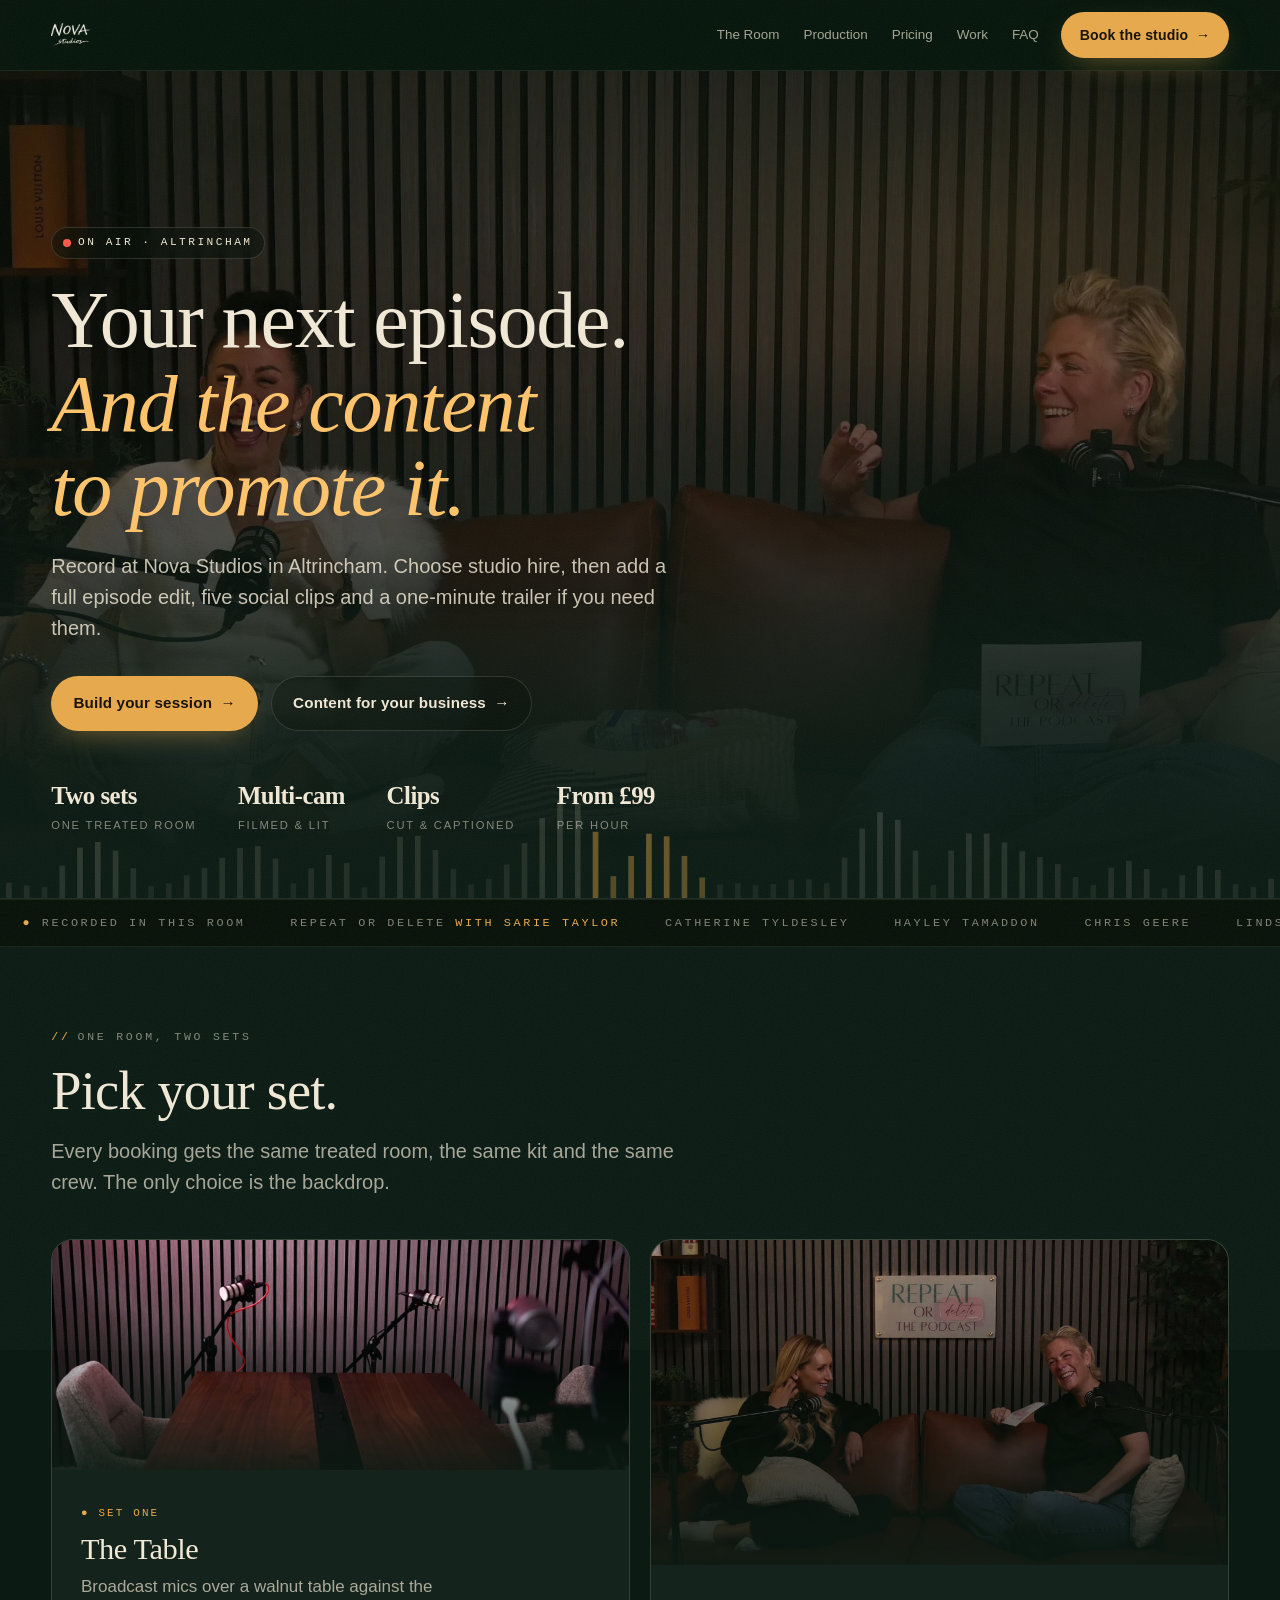
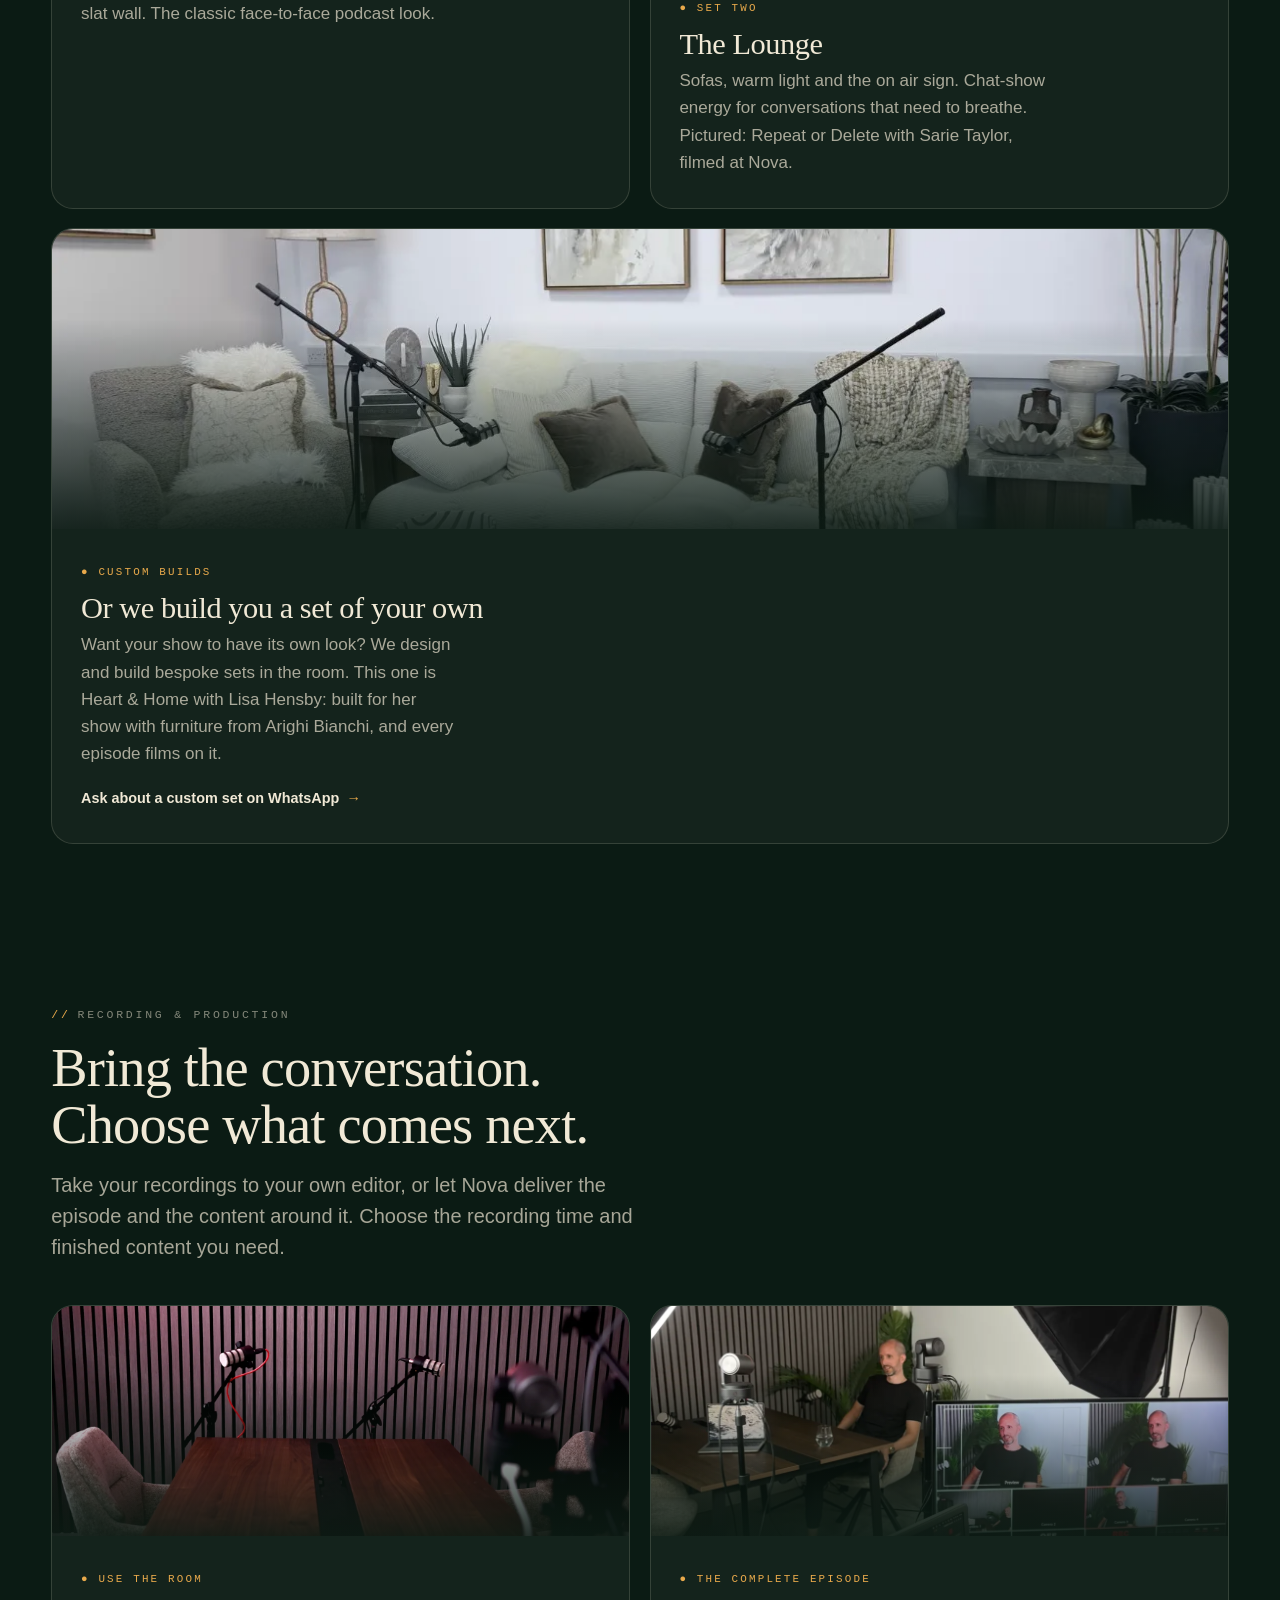
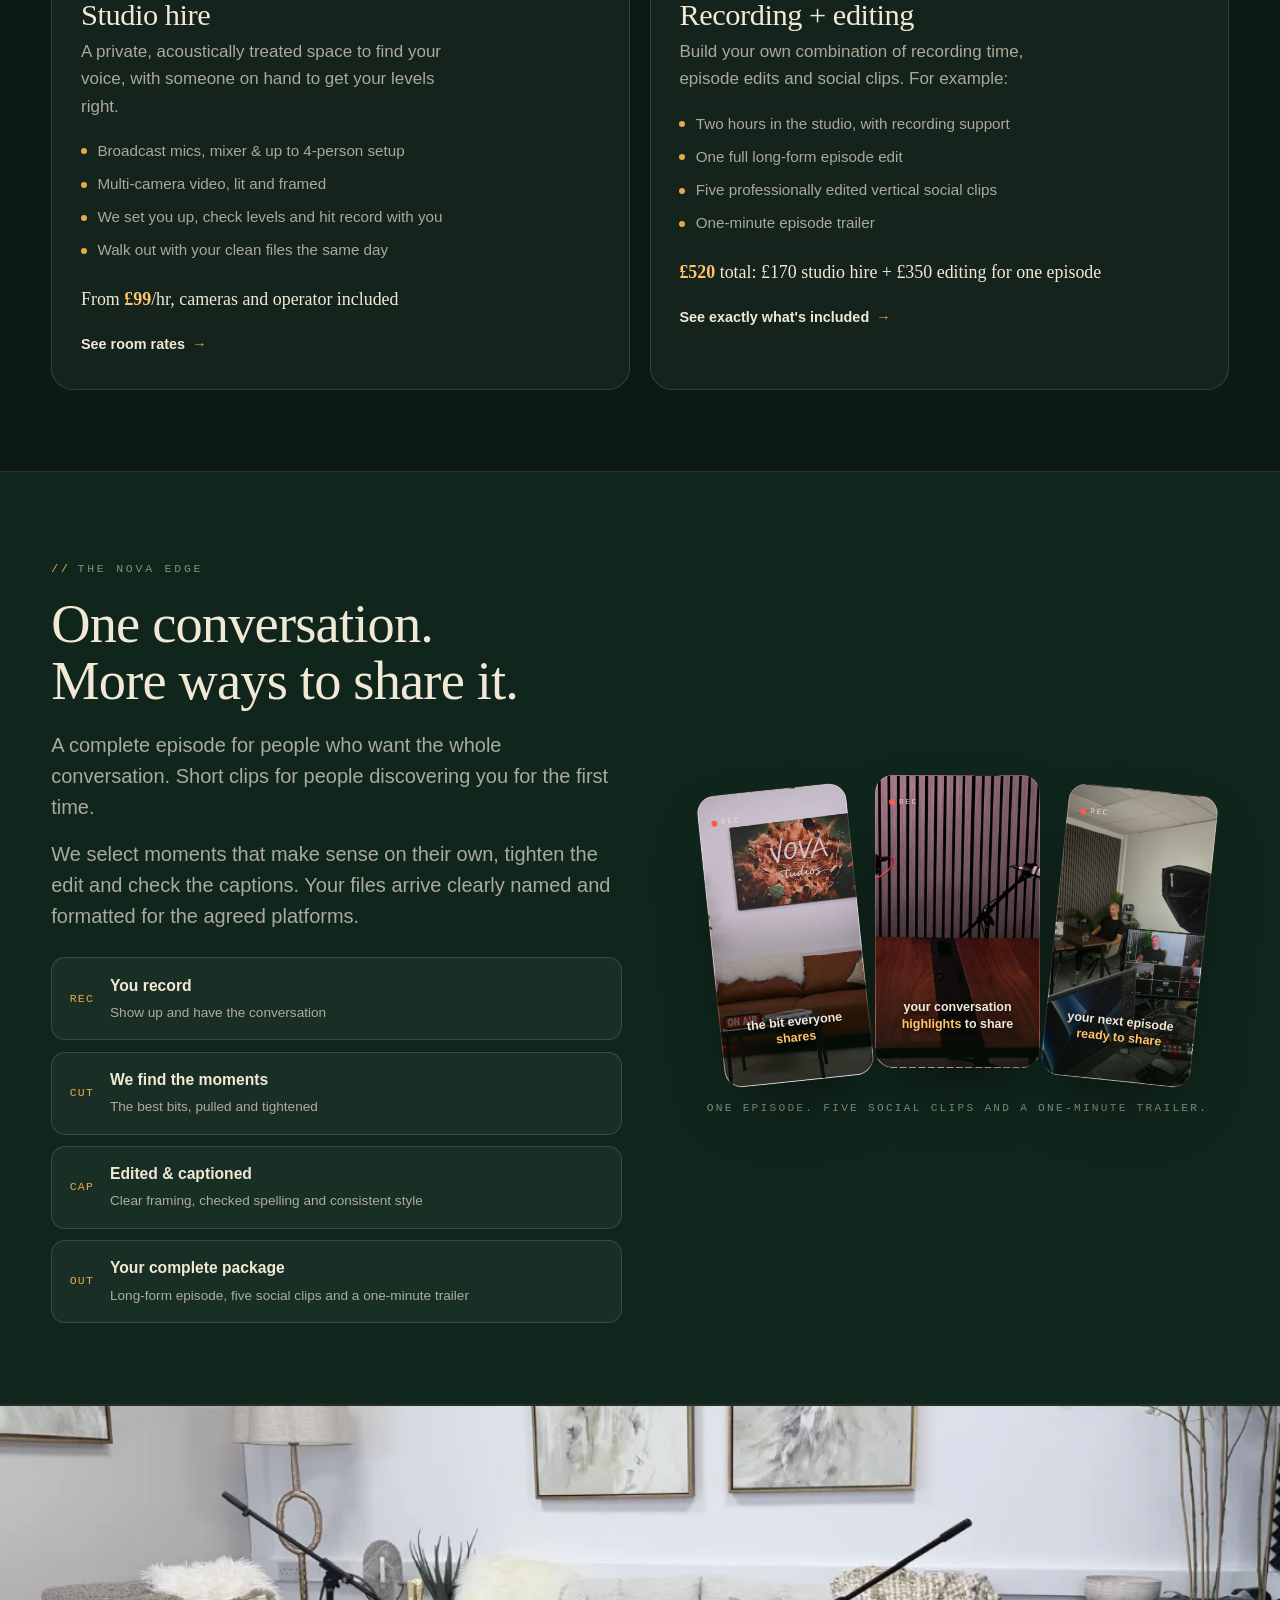
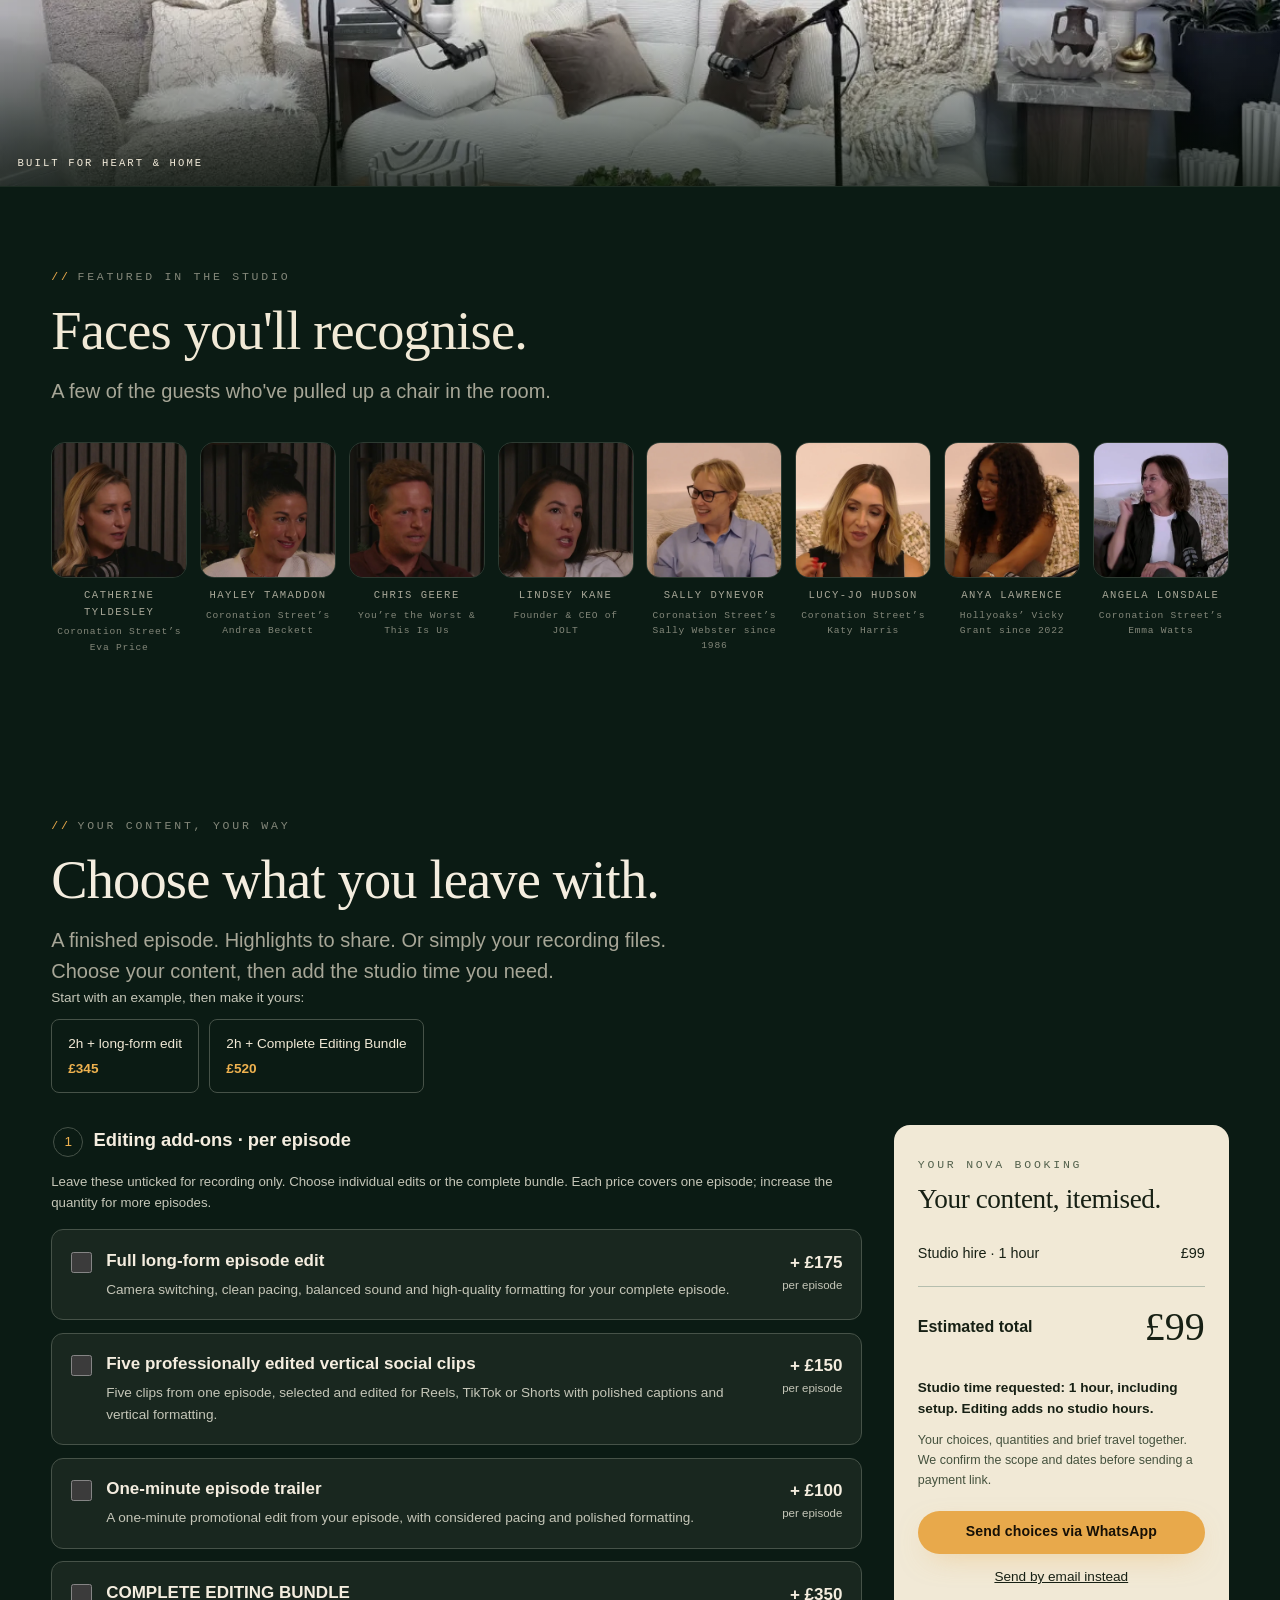
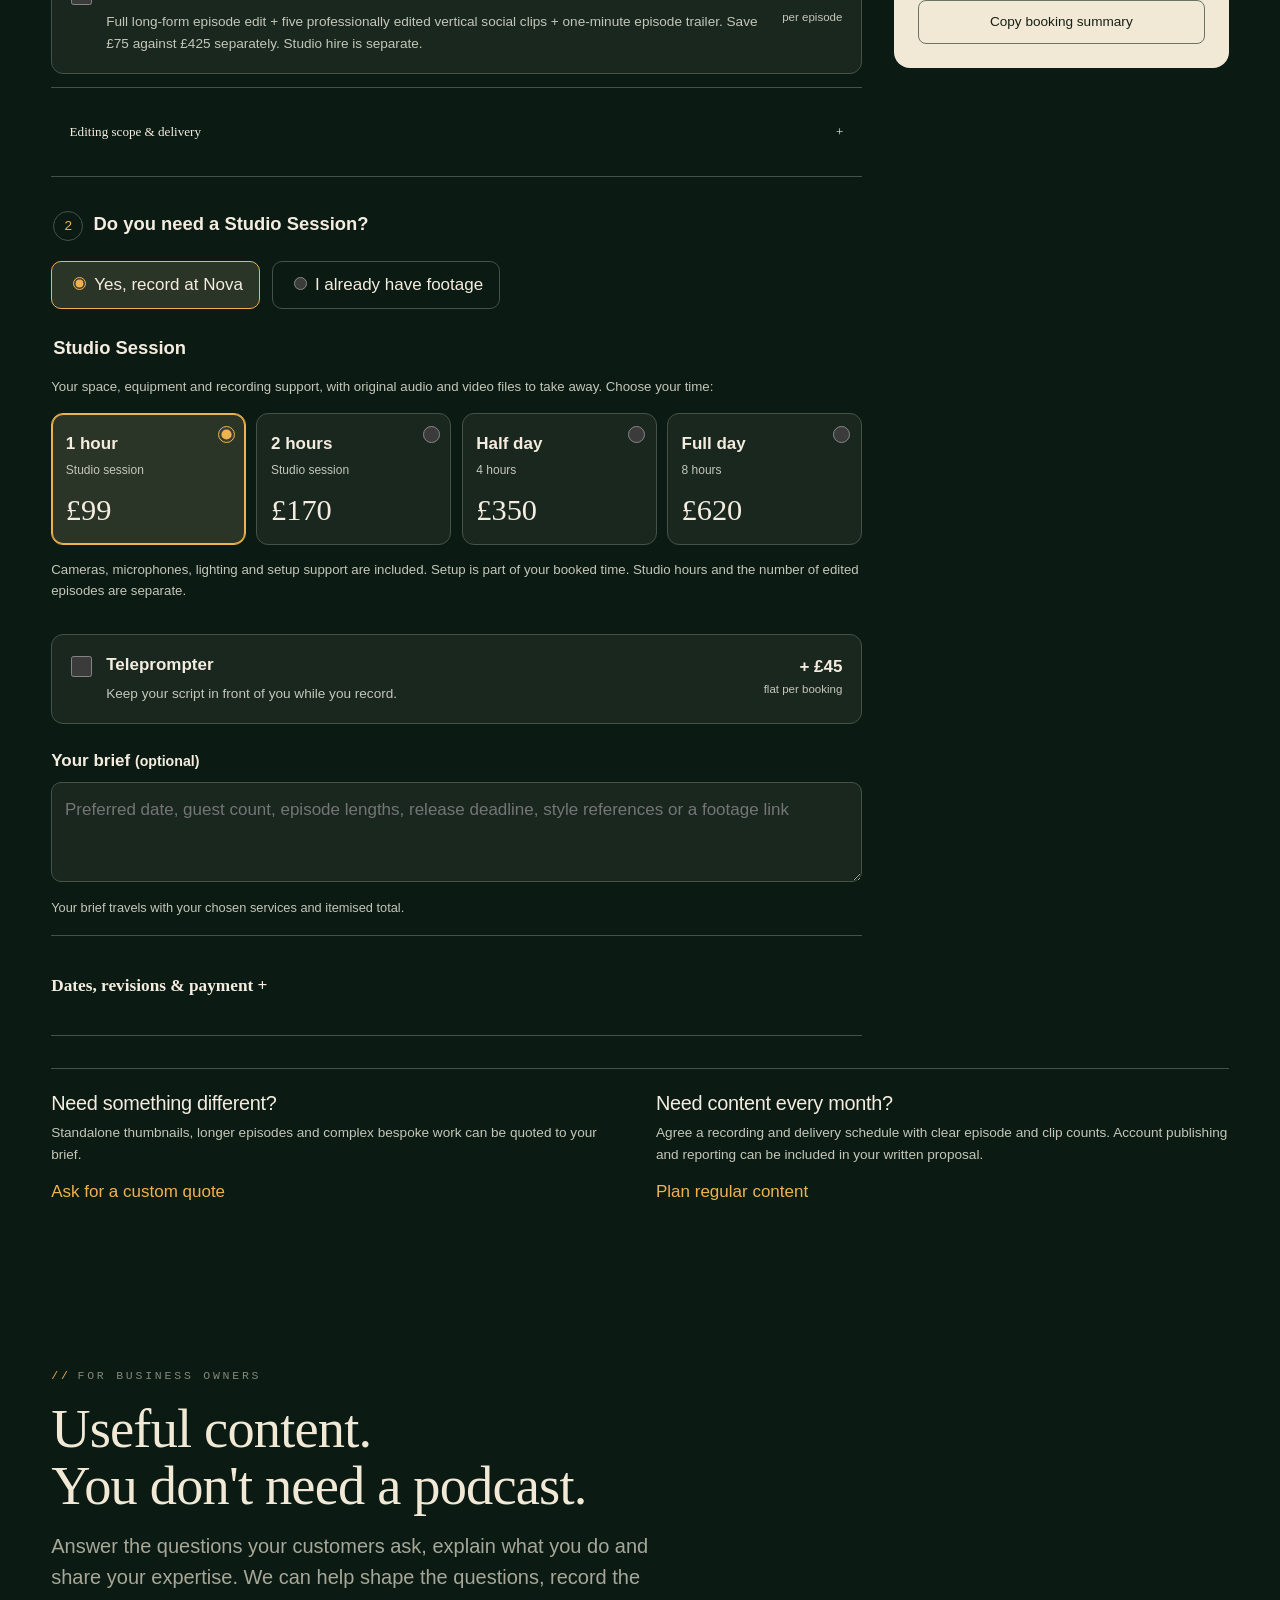
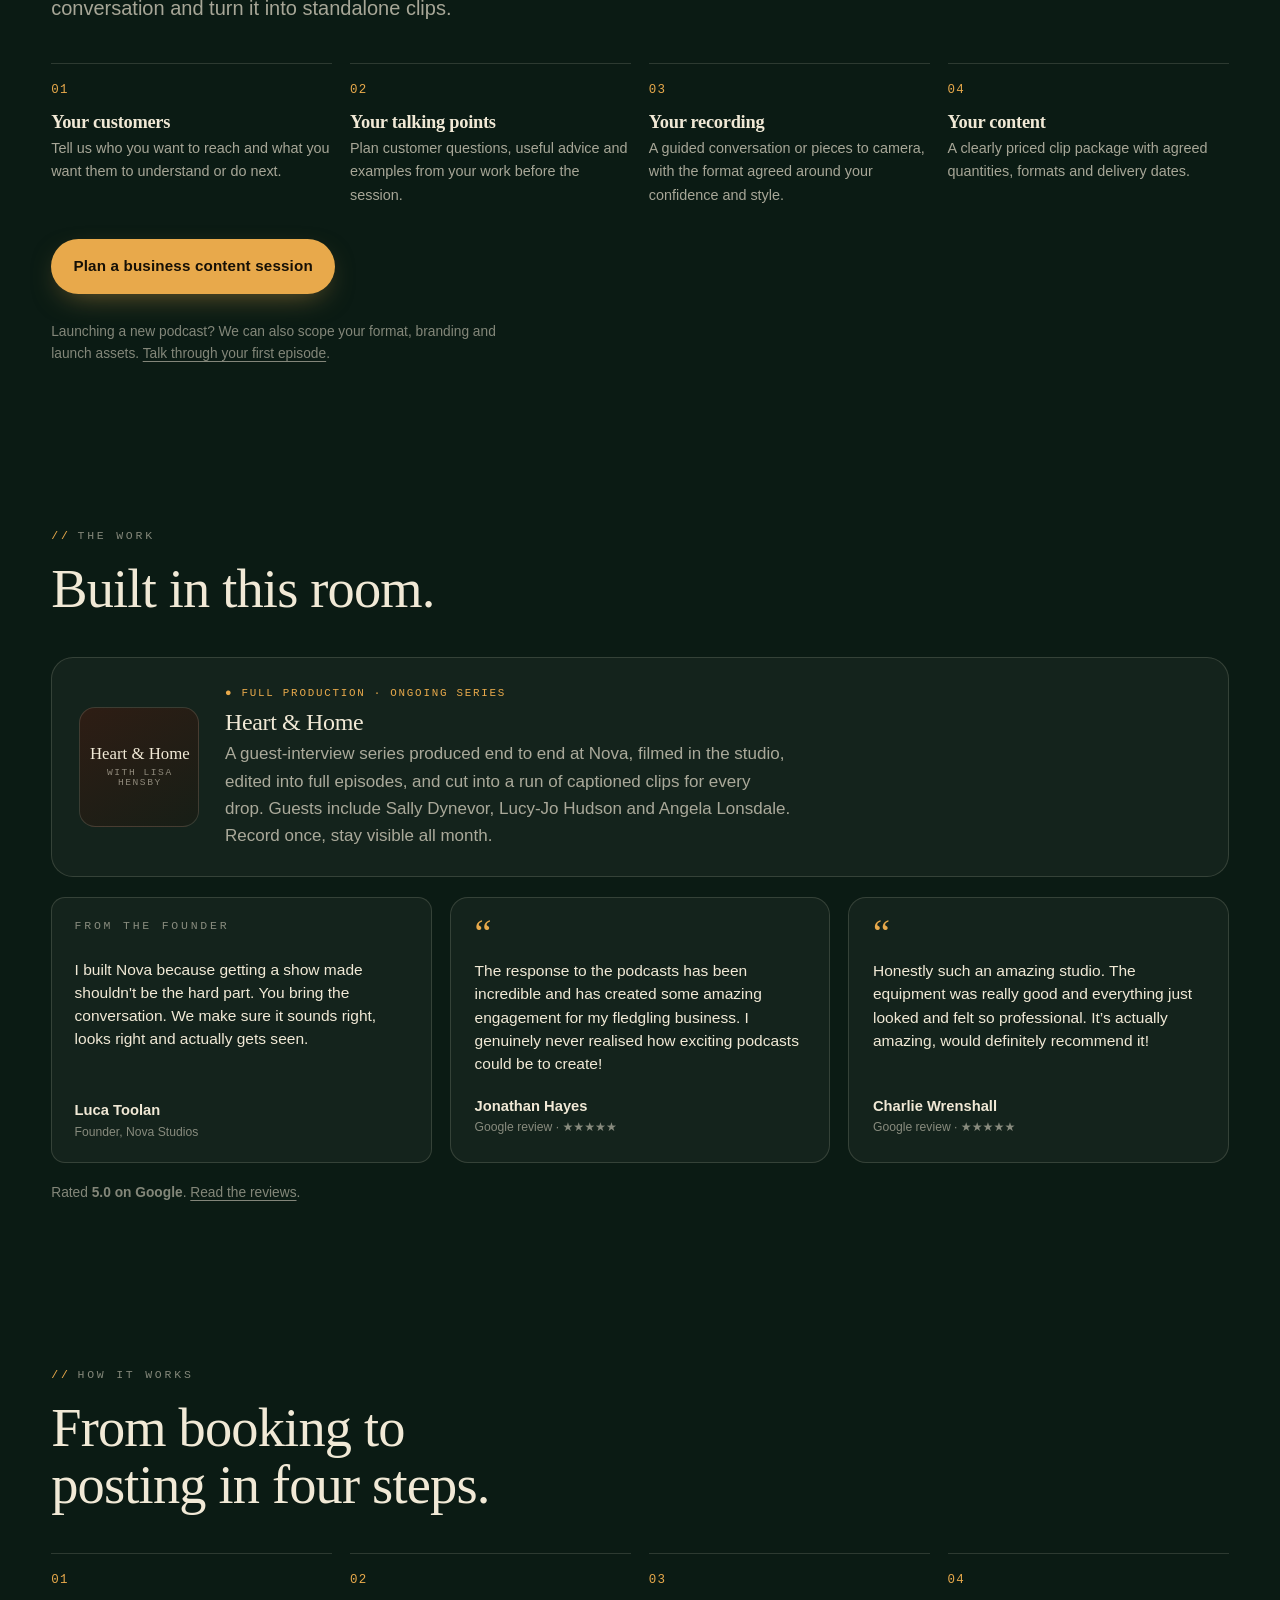
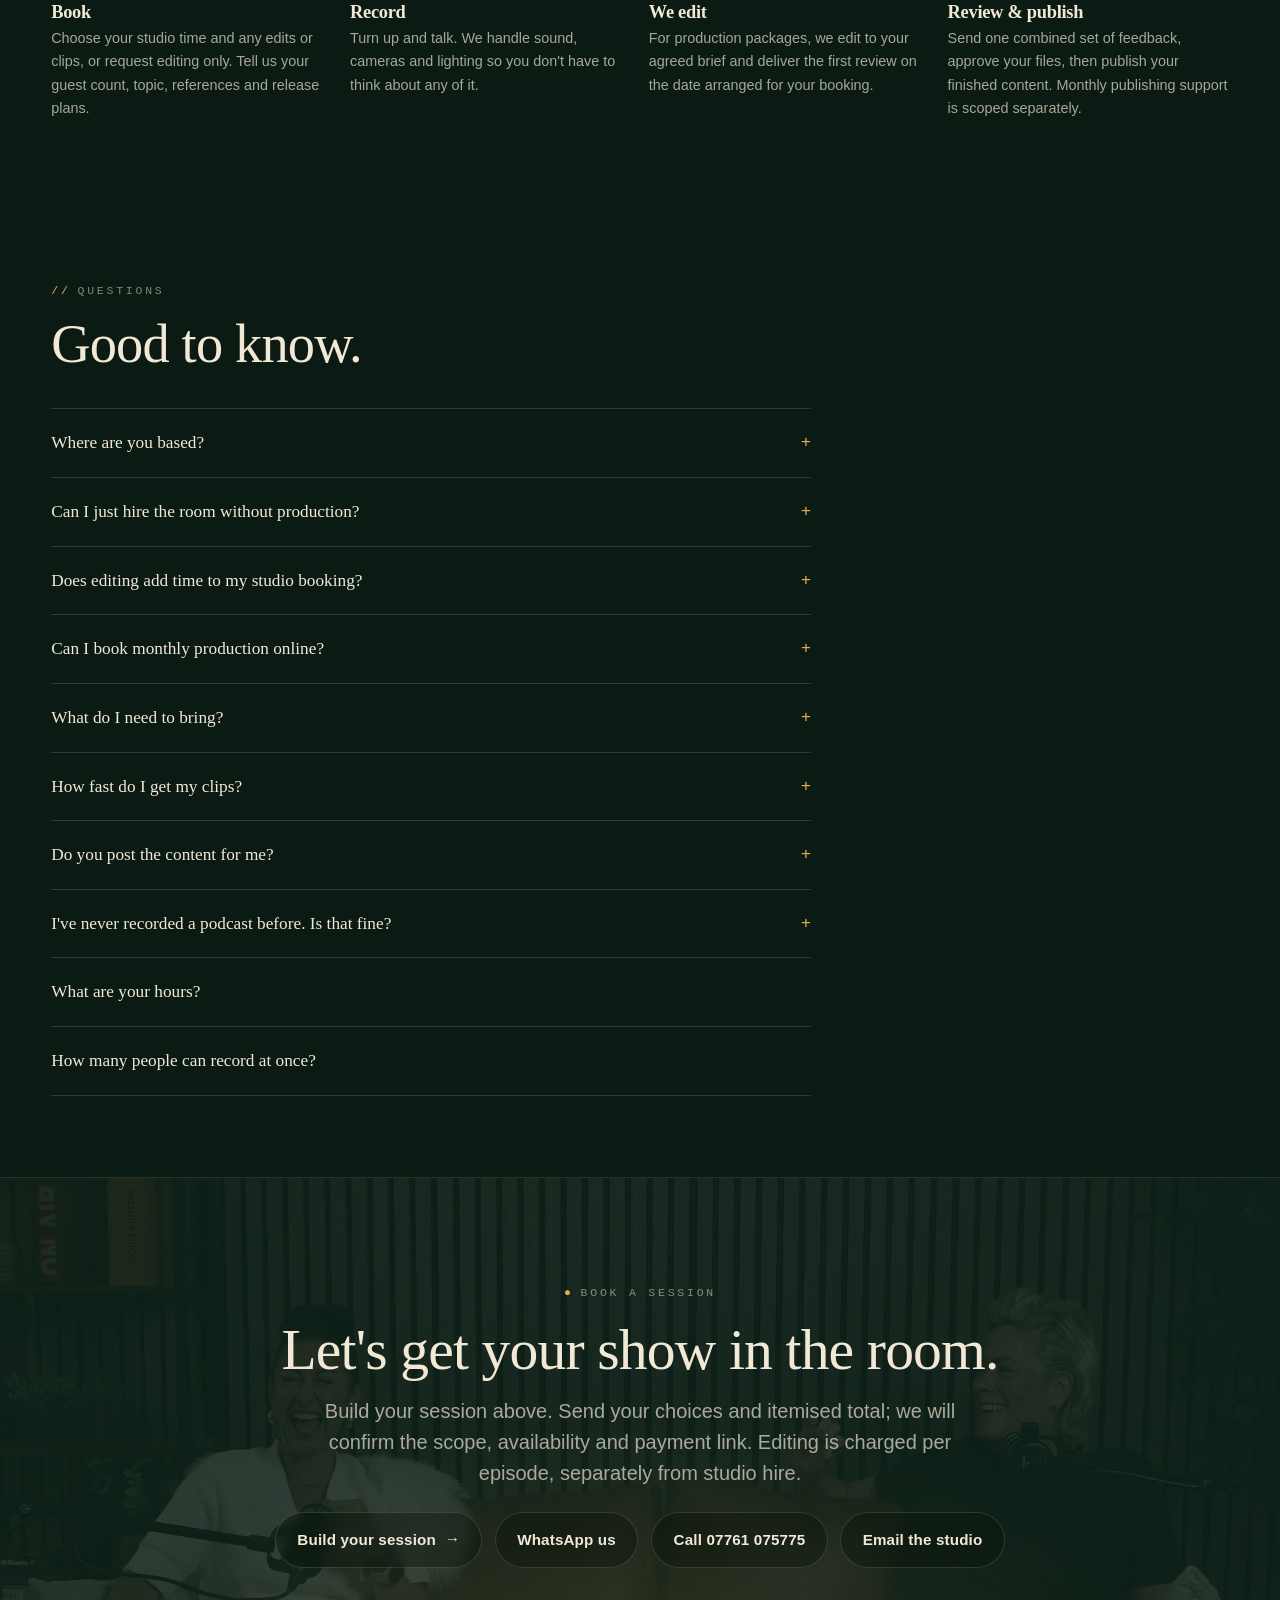
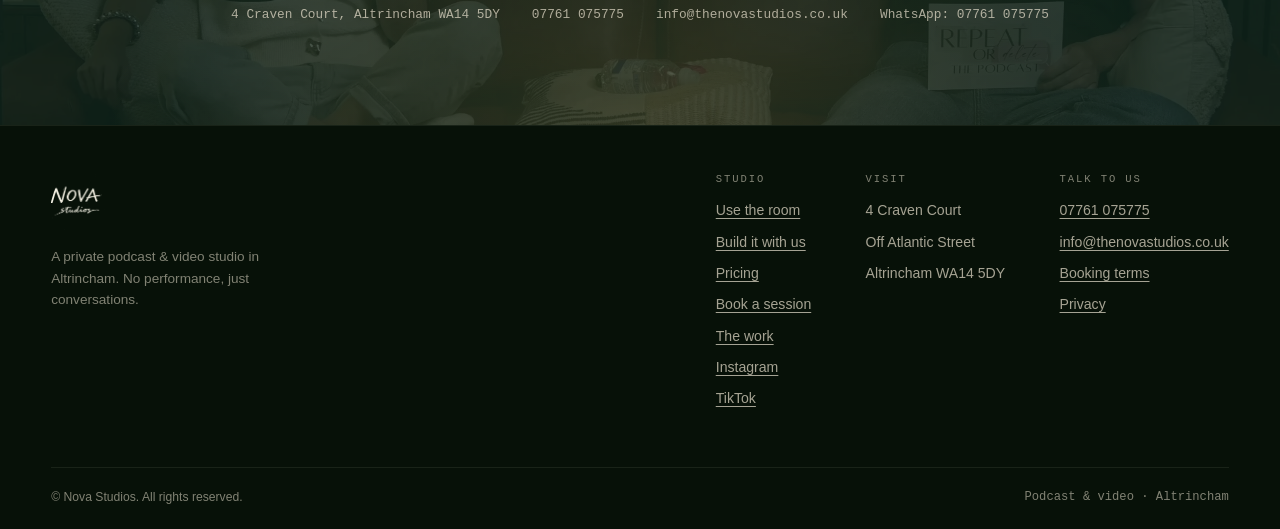
<file: index.html>
<!doctype html>
<html lang="en-GB">
<head>
<meta charset="utf-8"/>
<meta name="viewport" content="width=device-width, initial-scale=1"/>
<title>Nova Studios | Podcast &amp; Video Studio in Altrincham</title>
<link rel="icon" type="image/png" href="[data-uri]">
<meta property="og:title" content="Nova Studios | Podcast &amp; Video Studio in Altrincham">
<meta property="og:description" content="Record at Nova Studios in Altrincham. Choose your recording hours, add episode edits and clips, or request editing only.">
<meta property="og:type" content="website">
<meta property="og:url" content="https://thenovastudios.co.uk/">
<meta property="og:image" content="https://thenovastudios.co.uk/og.jpg">
<meta name="twitter:card" content="summary_large_image">
<link rel="canonical" href="https://thenovastudios.co.uk/">
<script type="application/ld+json">{"@context": "https://schema.org", "@type": "LocalBusiness", "name": "Nova Studios", "url": "https://thenovastudios.co.uk/", "telephone": "+447761075775", "email": "info@thenovastudios.co.uk", "image": "https://thenovastudios.co.uk/og.jpg", "priceRange": "\u00a399-\u00a32600", "address": {"@type": "PostalAddress", "streetAddress": "4 Craven Court, Off Atlantic Street", "addressLocality": "Altrincham", "postalCode": "WA14 5DY", "addressCountry": "GB"}, "areaServed": "Greater Manchester", "sameAs": ["https://www.instagram.com/itsnovastudios", "https://www.tiktok.com/@itsnovastudios"], "geo": {"@type": "GeoCoordinates", "latitude": 53.3934, "longitude": -2.3607}, "openingHours": "Mo-Sa 08:00-17:00"}</script>


<meta name="description" content="Studio hire: 1h £99, 2h £170, 4h £350, 8h £620. Complete editing bundle £350 per episode: long-form edit, five social clips and a one-minute trailer. Two-hour hire plus bundle £520."/>

<style>
  /* ============ TOKENS — committed dark "on air" world ============ */
  :root{
    color-scheme: dark;
    --ground:   #0B1B14;
    --ground-2: #10261D;
    --ground-3: #071108;
    --card:     rgba(241,233,214,0.04);
    --card-hi:  rgba(241,233,214,0.07);
    --ink:      #F1E9D6;
    --ink-dim:  rgba(241,233,214,0.68);
    --ink-faint:rgba(241,233,214,0.52);
    --line:     rgba(241,233,214,0.15);
    --line-2:   rgba(241,233,214,0.08);
    --accent:   #E8A94B;
    --accent-hot:#FFC46B;
    --accent-ink:#161006;
    --rec:      #FF5A48;
        --shadow: 0 30px 70px -30px rgba(0,0,0,.75);
    --hero-img: url("images/hero.webp");
    --final-img: var(--hero-img);
    --img-hero: var(--hero-img);
    --img-session: url("images/table.webp");
    --img-prod: url("images/btsnew.webp");
    --img-lounge: url("images/loungecream.webp");
    --img-bts: url("images/loungewarm.webp");
  }

  *{box-sizing:border-box}
  html{-webkit-text-size-adjust:100%;scroll-behavior:smooth}
  @media (prefers-reduced-motion: reduce){html{scroll-behavior:auto}}
  body{
    margin:0;background:var(--ground);color:var(--ink);
    font-family:"Helvetica Neue",Helvetica,"Segoe UI",system-ui,Arial,sans-serif;
    font-size:17px;line-height:1.6;-webkit-font-smoothing:antialiased;
    overflow-x:hidden;
  }
  .serif{font-family:"Iowan Old Style","Palatino Linotype",Palatino,Georgia,"Times New Roman",serif}
  .mono{font-family:ui-monospace,"SF Mono",Menlo,Consolas,"Roboto Mono",monospace}
  a{color:inherit;text-decoration:none}
  img{max-width:100%;display:block}
  ::selection{background:var(--accent);color:var(--accent-ink)}

  /* film grain over everything — kills digital flatness */
  body::after{
    content:"";position:fixed;inset:-50%;z-index:99;pointer-events:none;opacity:.05;
    background-image:url("data:image/svg+xml,%3Csvg xmlns='http://www.w3.org/2000/svg' width='240' height='240'%3E%3Cfilter id='n'%3E%3CfeTurbulence type='fractalNoise' baseFrequency='0.9' numOctaves='2'/%3E%3C/filter%3E%3Crect width='240' height='240' filter='url(%23n)' opacity='1'/%3E%3C/svg%3E");
  }

  .wrap{width:min(1180px,92vw);margin-inline:auto}
  .eyebrow{
    font-family:ui-monospace,"SF Mono",Menlo,Consolas,monospace;
    font-size:.72rem;letter-spacing:.24em;text-transform:uppercase;color:var(--ink-faint);
    display:inline-flex;align-items:center;gap:.6em;
  }
  .eyebrow .tk{color:var(--accent)}
  h1,h2,h3{text-wrap:balance;margin:0;font-weight:400;letter-spacing:-.015em;line-height:1.05}
  h2.big{font-size:clamp(2rem,4.6vw,3.4rem)}
  p{margin:0}
  .lede{font-size:clamp(1.02rem,1.6vw,1.25rem);color:var(--ink-dim);max-width:58ch;line-height:1.55}

  .btn{
    display:inline-flex;align-items:center;gap:.55em;cursor:pointer;
    font-size:.88rem;font-weight:600;letter-spacing:.01em;
    padding:.78em 1.25em;border-radius:999px;border:1px solid transparent;
    transition:transform .18s ease, background .2s, box-shadow .2s, border-color .2s;
    white-space:nowrap;
  }
  .btn.primary{background:var(--accent);color:var(--accent-ink);box-shadow:0 10px 30px -12px rgba(232,169,75,.55)}
  .btn.primary:hover{transform:translateY(-1px);background:var(--accent-hot);box-shadow:0 14px 36px -12px rgba(232,169,75,.7)}
  .btn.ghost{border-color:var(--line);color:var(--ink);background:rgba(7,17,8,.35);backdrop-filter:blur(6px)}
  .btn.ghost:hover{border-color:var(--ink-faint);background:var(--card-hi)}
  .btn .arw{transition:transform .2s}
  .btn:hover .arw{transform:translateX(3px)}
  a.btn:focus-visible,button:focus-visible,a:focus-visible{outline:2px solid var(--accent);outline-offset:3px;border-radius:6px}

  /* ============ HEADER ============ */
  header.bar{
    position:sticky;top:0;z-index:50;
    backdrop-filter:saturate(140%) blur(12px);
    background:rgba(7,17,8,.6);
    border-bottom:1px solid var(--line-2);
  }
  .bar-in{display:flex;align-items:center;gap:1.4rem;height:70px}
  .brand{display:flex;align-items:center;margin-right:auto}
  .brand .mark{height:44px;width:auto}
  nav.top{display:flex;gap:1.5rem;align-items:center}
  nav.top a{font-size:.84rem;color:var(--ink-dim);transition:color .2s}
  nav.top a:hover{color:var(--accent-hot)}
  @media (max-width:900px){body{padding-bottom:3.4rem}header.bar{backdrop-filter:none;-webkit-backdrop-filter:none;background:rgba(7,17,8,.93)}nav.top{display:flex;position:fixed;top:auto;bottom:0;left:0;right:0;background:rgba(12,16,12,.94);-webkit-backdrop-filter:blur(10px);backdrop-filter:blur(10px);padding:.7rem 1.1rem;justify-content:space-between;gap:.6rem;z-index:60;border-top:1px solid rgba(241,233,214,.12)}nav.top a{font-size:.76rem;white-space:nowrap}}

  /* ============ HERO — full-bleed room photo ============ */
  .hero{position:relative;min-height:92vh;min-height:92svh;display:flex;flex-direction:column;justify-content:flex-end;overflow:hidden;border-bottom:1px solid var(--line-2)}
  .hero .photo{position:absolute;inset:0;background:var(--hero-img) center 30%/cover no-repeat;transform:scale(1.06)}
  @media (prefers-reduced-motion:no-preference){
    .hero .photo{animation:heroDrift 18s ease-out forwards}
    @keyframes heroDrift{from{transform:scale(1.12)}to{transform:scale(1.03)}}
  }
  .hero .shade{position:absolute;inset:0;background:
    linear-gradient(180deg, rgba(7,17,8,.62) 0%, rgba(7,17,8,.28) 34%, rgba(11,27,20,.82) 72%, var(--ground) 98%),
    radial-gradient(70% 50% at 80% 20%, rgba(232,169,75,.16), transparent 60%)}
  #wave{position:absolute;left:0;right:0;bottom:0;width:100%;height:120px;display:block;pointer-events:none;opacity:.55;z-index:1}
  .hero-in{position:relative;z-index:2;padding:clamp(6rem,14vh,9rem) 0 clamp(3.4rem,7vh,5rem)}
  .onair{display:inline-flex;align-items:center;gap:.6em;font-family:ui-monospace,Menlo,monospace;
    font-size:.7rem;letter-spacing:.22em;text-transform:uppercase;color:var(--ink);
    border:1px solid var(--line);border-radius:999px;padding:.55em 1em;background:rgba(7,17,8,.5);backdrop-filter:blur(8px)}
  .dot{width:8px;height:8px;border-radius:50%;background:var(--rec)}
  @keyframes pulse{0%{box-shadow:0 0 0 0 rgba(255,90,72,.55)}70%{box-shadow:0 0 0 10px transparent}100%{box-shadow:0 0 0 0 transparent}}
  @media (prefers-reduced-motion:no-preference){.dot{animation:pulse 2.2s infinite}}
  h1.hero-h{font-size:clamp(2.5rem,6.6vw,5rem);margin:1.2rem 0 0;max-width:17ch;
    text-shadow:0 2px 40px rgba(7,17,8,.6)}
  h1.hero-h em{font-style:italic;color:var(--accent-hot)}
  .hero p.lede{margin-top:1.3rem;color:rgba(241,233,214,.82);text-shadow:0 1px 24px rgba(7,17,8,.8)}
  .hero-cta{display:flex;flex-wrap:wrap;gap:.8rem;margin-top:2rem}
  .hero-cta .btn{padding:.95em 1.4em;font-size:.95rem}
  .hero-meta{margin-top:2.8rem;display:flex;flex-wrap:wrap;gap:1.4rem 2.6rem;align-items:center}
  .hero-meta .m{display:flex;flex-direction:column;gap:.1rem}
  .hero-meta .m b{font-family:"Iowan Old Style",Palatino,Georgia,serif;font-size:1.55rem;letter-spacing:-.02em}
  .hero-meta .m span{font-size:.7rem;letter-spacing:.16em;text-transform:uppercase;color:var(--ink-faint)}

  /* Keep the whole landscape photo visible on phones, above the copy. */
  @media(max-width:700px){
    .hero{min-height:0;justify-content:flex-start}
    .hero .photo{position:relative;inset:auto;width:100%;aspect-ratio:16/9;flex-shrink:0;background-position:center;background-size:contain;transform:none;animation:none}
    .hero .shade{display:none}
    .hero-in{padding:2rem 0 3rem}
    .hero-meta{display:grid;grid-template-columns:repeat(2,minmax(0,1fr));gap:1.4rem;margin-top:2rem}
  }

  /* ============ TICKER ============ */
  .ticker{border-block:1px solid var(--line-2);background:var(--ground-3);overflow:hidden;position:relative}
  .ticker .lane{display:flex;gap:0;width:max-content}
  @media (prefers-reduced-motion:no-preference){.ticker .lane{animation:slide 36s linear infinite}}
  @keyframes slide{to{transform:translateX(-50%)}}
  .ticker .set{display:flex;align-items:center;padding:.85rem 0;white-space:nowrap}
  .ticker .set span{font-family:ui-monospace,Menlo,monospace;font-size:.74rem;letter-spacing:.22em;text-transform:uppercase;color:var(--ink-faint);padding:0 1.4rem}
  .ticker .set b{color:var(--accent);font-weight:400}

  /* ============ SECTIONS ============ */
  section{padding:clamp(4.2rem,9vh,7rem) 0}
  .sec-head{display:flex;flex-direction:column;gap:1rem;max-width:66ch}
  .js .reveal{opacity:0;transform:translateY(24px);transition:opacity .7s cubic-bezier(.2,.7,.2,1),transform .7s cubic-bezier(.2,.7,.2,1)}
  .js .reveal.in{opacity:1;transform:none}
  @media (prefers-reduced-motion:reduce){.reveal{opacity:1;transform:none;transition:none}}

  /* ---- two paths w/ photo headers ---- */
  .paths{display:grid;grid-template-columns:1fr 1fr;gap:1.2rem;margin-top:2.6rem}
  @media(max-width:820px){.paths{grid-template-columns:1fr}}
  .path{
    position:relative;border:1px solid var(--line);border-radius:22px;overflow:hidden;
    background:var(--card);transition:border-color .25s,transform .25s;display:flex;flex-direction:column}
  .path:hover{border-color:rgba(232,169,75,.5);transform:translateY(-4px)}
  .path .ph{height:230px;background-size:cover;background-position:center;position:relative;filter:saturate(.92)}
  .path .ph::after{content:"";position:absolute;inset:0;background:linear-gradient(180deg,transparent 30%,rgba(11,27,20,.9) 100%)}
  .path:hover .ph{filter:saturate(1.05)}
  .path .body{padding:1.7rem 1.8rem 2rem}
  .path .tag{font-family:ui-monospace,Menlo,monospace;font-size:.68rem;letter-spacing:.2em;text-transform:uppercase;color:var(--accent)}
  .path h3{font-size:1.9rem;margin:.6rem 0 .4rem;font-family:"Iowan Old Style",Palatino,Georgia,serif}
  .path .sub{color:var(--ink-dim);max-width:40ch}
  .path ul{list-style:none;padding:0;margin:1.2rem 0 0;display:flex;flex-direction:column;gap:.55rem}
  .path li{display:flex;gap:.65rem;font-size:.95rem;color:var(--ink-dim)}
  .path li::before{content:"";flex:none;width:6px;height:6px;border-radius:50%;background:var(--accent);margin-top:.62em}
  .path .price{margin-top:1.4rem;font-family:"Iowan Old Style",Palatino,Georgia,serif;font-size:1.12rem}
  .path .price b{color:var(--accent-hot)}
  .path .go{margin-top:1.2rem;display:inline-flex;align-items:center;gap:.5em;font-size:.9rem;font-weight:600}
  .path .go .arw{transition:transform .2s;color:var(--accent)}
  .path:hover .go .arw{transform:translateX(4px)}

  /* ---- the edge: clip phones ---- */
  .edge{background:var(--ground-2);border-block:1px solid var(--line-2);overflow:hidden}
  .edge-grid{display:grid;grid-template-columns:1fr .95fr;gap:clamp(2rem,5vw,4rem);align-items:center}
  @media(max-width:900px){.edge-grid{grid-template-columns:1fr}}
  .phones{display:flex;gap:1rem;justify-content:center;perspective:900px;padding:1rem 0}
  .phone{
    width:150px;aspect-ratio:9/16;border-radius:18px;flex:none;position:relative;overflow:hidden;
    border:1px solid var(--line);box-shadow:var(--shadow);
    background-size:cover;background-position:center;
  }
  .phone:nth-child(1){transform:rotate(-6deg) translateY(14px)}
  .phone:nth-child(3){transform:rotate(6deg) translateY(14px)}
  .phone:nth-child(2){z-index:2;width:165px}
  .phone::after{content:"";position:absolute;inset:0;background:linear-gradient(180deg,rgba(7,17,8,.1) 40%,rgba(7,17,8,.78) 100%)}
  .phone .cap{
    position:absolute;left:8%;right:8%;bottom:12%;z-index:2;text-align:center;
    font-weight:700;font-size:.78rem;line-height:1.3;text-shadow:0 1px 6px rgba(0,0,0,.7)}
  .phone .cap i{font-style:normal;color:var(--accent-hot)}
  .phone .hud{position:absolute;top:7%;left:8%;z-index:2;font-family:ui-monospace,monospace;font-size:.5rem;letter-spacing:.18em;color:rgba(241,233,214,.85);display:flex;gap:.5em;align-items:center}
  .phone .hud .r{width:6px;height:6px;border-radius:50%;background:var(--rec)}
  .pipeline{display:flex;flex-direction:column;gap:.7rem;margin-top:1.6rem}
  .pl-row{display:grid;grid-template-columns:auto 1fr;align-items:center;gap:1rem;
    border:1px solid var(--line);border-radius:14px;padding:.9rem 1.1rem;background:var(--card)}
  .pl-row .n{font-family:ui-monospace,Menlo,monospace;font-size:.72rem;color:var(--accent);letter-spacing:.1em}
  .pl-row .t b{display:block;font-size:.98rem}
  .pl-row .t span{font-size:.85rem;color:var(--ink-dim)}

  /* ---- gallery band ---- */
  .band{padding:0;border-block:1px solid var(--line-2)}
  .band-in{display:grid;grid-template-columns:1fr;gap:4px;height:min(40vw,380px)}
  @media(max-width:720px){.band-in{height:auto}.band-in .g{height:50vw}}
  .band .g{background-size:cover;background-position:center;position:relative;overflow:hidden;filter:saturate(.9)}
  .band .g:hover{filter:saturate(1.08)}
  .band .g::after{content:"";position:absolute;inset:0;background:linear-gradient(180deg,transparent 55%,rgba(7,17,8,.75))}
  .band .g span{position:absolute;left:1.1rem;bottom:.9rem;z-index:2;font-family:ui-monospace,monospace;font-size:.66rem;letter-spacing:.2em;text-transform:uppercase;color:var(--ink)}

  /* ---- work / proof ---- */
  .featured{display:grid;grid-template-columns:auto 1fr;gap:1.6rem;align-items:center;
    border:1px solid var(--line);border-radius:22px;padding:1.7rem;background:var(--card);margin-top:2.4rem}
  @media(max-width:640px){.featured{grid-template-columns:1fr}}
  .featured .cover{width:120px;height:120px;border-radius:16px;flex:none;
    background:linear-gradient(150deg,#2E1D14,#171E16);border:1px solid var(--line);
    display:grid;place-items:center;text-align:center;padding:.6rem}
  .featured .cover .hh{font-family:"Iowan Old Style",Palatino,Georgia,serif;font-size:1.05rem;line-height:1.1}
  .featured .cover .hh small{display:block;font-size:.6rem;letter-spacing:.16em;text-transform:uppercase;color:var(--ink-faint);margin-top:.4em;font-family:ui-monospace,monospace}
  .featured h3{font-family:"Iowan Old Style",Palatino,Georgia,serif;font-size:1.5rem}
  .featured .meta{font-family:ui-monospace,Menlo,monospace;font-size:.68rem;letter-spacing:.16em;text-transform:uppercase;color:var(--accent);margin-bottom:.5rem}
  .featured p{color:var(--ink-dim);margin-top:.3rem;max-width:60ch}
  .quotes{display:grid;grid-template-columns:repeat(3,1fr);gap:1.1rem;margin-top:1.2rem}
  @media(max-width:820px){.quotes{grid-template-columns:1fr}}
  .q{border:1px solid var(--line);border-radius:18px;padding:1.5rem;background:var(--card);display:flex;flex-direction:column}
  .q .mk{font-family:"Iowan Old Style",Palatino,Georgia,serif;font-size:2.4rem;line-height:.6;color:var(--accent);height:.6em}
  .q p{font-size:.97rem;margin:.9rem 0 1.2rem;line-height:1.5}
  .q .by{margin-top:auto;display:flex;flex-direction:column}
  .q .by b{font-size:.92rem}
  .q .by span{font-size:.76rem;color:var(--ink-faint)}

  /* ---- process ---- */
  .steps{display:grid;grid-template-columns:repeat(4,1fr);gap:1.1rem;margin-top:2.4rem}
  @media(max-width:820px){.steps{grid-template-columns:repeat(2,1fr)}}
  @media(max-width:460px){.steps{grid-template-columns:1fr}}
  .step{border-top:1px solid var(--line);padding-top:1.1rem}
  .step .num{font-family:ui-monospace,Menlo,monospace;font-size:.78rem;color:var(--accent);letter-spacing:.1em}
  .step h3.step-h{margin:.7rem 0 .35rem;font-size:1.15rem;font-weight:600;font-family:"Iowan Old Style",Palatino,Georgia,serif}
  .step p{font-size:.9rem;color:var(--ink-dim)}

  /* ---- faq ---- */
  .faq{max-width:760px;margin-top:2.2rem;border-top:1px solid var(--line)}
  details{border-bottom:1px solid var(--line)}
  summary{cursor:pointer;list-style:none;padding:1.25rem 0;display:flex;justify-content:space-between;gap:1rem;
    font-size:1.08rem;font-family:"Iowan Old Style",Palatino,Georgia,serif}
  summary::-webkit-details-marker{display:none}
  summary .pm{flex:none;color:var(--accent);transition:transform .25s;font-family:ui-monospace,monospace}
  details[open] summary .pm{transform:rotate(45deg)}
  details p{padding:0 0 1.3rem;color:var(--ink-dim);max-width:64ch}

  /* ---- final cta ---- */
  .final{position:relative;border-top:1px solid var(--line-2);overflow:hidden;background:var(--ground-2)}
  .final .photo{position:absolute;inset:0;background:var(--final-img) center 40%/cover no-repeat;opacity:.2;filter:saturate(.7)}
  .final .shade{position:absolute;inset:0;background:radial-gradient(60% 80% at 50% 100%, rgba(232,169,75,.13), transparent 70%)}
  .final-in{position:relative;text-align:center;padding:clamp(4.5rem,11vh,7.5rem) 0}
  .final h2{font-family:"Iowan Old Style",Palatino,Georgia,serif;font-size:clamp(2.2rem,5.5vw,3.6rem);margin-bottom:1rem}
  .final .lede{margin-inline:auto;text-align:center}
  .final .hero-cta{justify-content:center;margin-top:2rem}
  .contactline{margin-top:2.4rem;display:flex;flex-wrap:wrap;gap:.6rem 2rem;justify-content:center;
    font-family:ui-monospace,Menlo,monospace;font-size:.8rem;color:var(--ink-dim)}
  .contactline a:hover{color:var(--accent-hot)}

  /* ---- footer ---- */
  footer{background:var(--ground-3);border-top:1px solid var(--line-2)}
  .foot-in{display:flex;flex-wrap:wrap;gap:2rem;justify-content:space-between;align-items:flex-start;padding:3rem 0}
  .foot-brand .mark{height:56px;width:auto;margin-bottom:1rem}
  .foot-brand p{color:var(--ink-faint);font-size:.85rem;max-width:34ch}
  .foot-cols{display:flex;gap:3.4rem;flex-wrap:wrap}
  .foot-col h3.foot-h{font-family:ui-monospace,Menlo,monospace;font-size:.66rem;letter-spacing:.18em;text-transform:uppercase;color:var(--ink-faint);margin:0 0 .9rem}
  .foot-col a,.foot-col span{display:block;font-size:.88rem;color:var(--ink-dim);margin-bottom:.55rem;transition:color .2s}
  .foot-col a:hover{color:var(--accent-hot)}
  .foot-bottom{border-top:1px solid var(--line-2);padding:1.3rem 0;display:flex;justify-content:space-between;flex-wrap:wrap;gap:.6rem;font-size:.76rem;color:var(--ink-faint)}

  /* anchor offset for sticky header */
  section[id],div[id]{scroll-margin-top:84px}
@media (max-width:560px){.phones{gap:.6rem}.phone{width:clamp(86px,26vw,150px)}.phone:nth-child(2){width:clamp(95px,29vw,165px)}.phone .cap{font-size:.68rem}}.skip{position:absolute;left:-9999px;top:0;background:#e8b04b;color:#141810;padding:.6rem 1.1rem;z-index:100;font-weight:600}.skip:focus{left:0}main p a,main li a,.foot-col a{text-decoration:underline;text-underline-offset:3px;text-decoration-thickness:1px}h3.name{margin:0;font-size:inherit;font-weight:inherit;font-family:inherit}.paths .wide{grid-column:1/-1}.paths .wide .ph{height:300px}.faces{display:grid;grid-template-columns:repeat(auto-fit,minmax(105px,1fr));gap:.8rem;margin-top:2.2rem}.face{margin:0}.face img{width:100%;height:auto;border-radius:14px;border:1px solid var(--line);display:block;filter:saturate(.95)}.face figcaption{font-family:ui-monospace,Menlo,monospace;font-size:.66rem;letter-spacing:.14em;text-transform:uppercase;color:var(--ink-dim);margin-top:.55rem;text-align:center}
.face figcaption small{display:block;font-size:.6rem;letter-spacing:.08em;text-transform:none;color:var(--ink-faint);margin-top:.25rem}
.rate a.r{display:block;text-decoration:none;color:inherit;border-color:rgba(232,169,75,.45);background:linear-gradient(160deg,rgba(232,169,75,.14),rgba(232,169,75,.04))}
.rate a.r:hover{border-color:rgba(232,169,75,.8)}
.price-note{margin-top:1.7rem;font-size:.86rem;color:var(--ink-faint);max-width:62ch}
</style>
<link rel="stylesheet" href="booking-builder.css?v=20261112">
<script defer src="booking-builder.js?v=20261112"></script>
</head>
<body><a class="skip" href="#main">Skip to content</a>


<!-- ================= HEADER ================= -->
<header class="bar">
  <div class="wrap bar-in">
    <a class="brand" href="#top" aria-label="Nova Studios home">
      <img class="mark" src="images/logo.webp" width="440" height="460" alt="Nova Studios"/>
    </a>
    <nav class="top">
      <a href="#room">The Room</a>
      <a href="#production">Production</a>
      <a href="#pricing">Pricing</a>
      <a href="#work">Work</a>
      <a href="#faq">FAQ</a>
    </nav>
    <a class="btn primary" href="#pricing">Book the studio <span class="arw">&rarr;</span></a>
  </div>
</header>
<main id="main">

<!-- ================= HERO ================= -->
<div class="hero" id="top">
  <div class="photo" role="img" aria-label="Sarie Taylor recording her podcast Repeat or Delete on the lounge set at Nova Studios"></div>
  <div class="shade"></div>
  <canvas id="wave" aria-hidden="true"></canvas>
  <div class="wrap hero-in">
    <span class="onair"><span class="dot"></span> On air &middot; Altrincham</span>
    <h1 class="hero-h serif">Your next episode. <em>And the content to promote it.</em></h1>
    <p class="lede">Record at Nova Studios in Altrincham. Choose studio hire, then add a full episode edit, five social clips and a one-minute trailer if you need them.</p>
    <div class="hero-cta">
      <a class="btn primary" href="#pricing">Build your session <span class="arw">&rarr;</span></a>
      <a class="btn ghost" href="#content-sessions">Content for your business <span class="arw">&rarr;</span></a>
    </div>
    <div class="hero-meta">
      <div class="m"><b>Two sets</b><span>One treated room</span></div>
      <div class="m"><b>Multi-cam</b><span>Filmed &amp; lit</span></div>
      <div class="m"><b>Clips</b><span>Cut &amp; captioned</span></div>
      <div class="m"><b>From &pound;99</b><span>Per hour</span></div>
    </div>
  </div>
</div>

<!-- ================= TICKER ================= -->
<div class="ticker" aria-label="Recorded at Nova">
  <div class="lane">
    <div class="set">
      <span><b>&#9679;</b> Recorded in this room</span>
      <span>Repeat or Delete <b>with Sarie Taylor</b></span>
      <span>Catherine Tyldesley</span>
      <span>Hayley Tamaddon</span>
      <span>Chris Geere</span>
      <span>Lindsey Kane</span>
      <span>Heart &amp; Home <b>with Lisa Hensby</b></span>
      <span>Sally Dynevor</span>
      <span>Lucy-Jo Hudson</span>


      <span>Angela Lonsdale</span>
    </div>
    <div class="set" aria-hidden="true">
      <span><b>&#9679;</b> Recorded in this room</span>
      <span>Repeat or Delete <b>with Sarie Taylor</b></span>
      <span>Catherine Tyldesley</span>
      <span>Hayley Tamaddon</span>
      <span>Chris Geere</span>
      <span>Lindsey Kane</span>
      <span>Heart &amp; Home <b>with Lisa Hensby</b></span>
      <span>Sally Dynevor</span>
      <span>Lucy-Jo Hudson</span>


      <span>Angela Lonsdale</span>
    </div>
  </div>
</div>

<!-- ================= TWO PATHS ================= -->
<!-- ================= SETS ================= -->
<section id="sets">
  <div class="wrap">
    <div class="sec-head reveal">
      <span class="eyebrow"><span class="tk">//</span> One room, two sets</span>
      <h2 class="big serif">Pick your set.</h2>
      <p class="lede">Every booking gets the same treated room, the same kit and the same crew. The only choice is the backdrop.</p>
    </div>
    <div class="paths">
      <div class="path reveal">
        <div class="ph" style="background-image:var(--img-session)"></div>
        <div class="body">
          <span class="tag">&#9679; Set one</span>
          <h3>The Table</h3>
          <p class="sub">Broadcast mics over a walnut table against the slat wall. The classic face-to-face podcast look.</p>
        </div>
      </div>
      <div class="path reveal">
        <div class="ph" style="background-image:url('images/sarie-lounge.webp');height:auto;aspect-ratio:16/9"></div>
        <div class="body">
          <span class="tag">&#9679; Set two</span>
          <h3>The Lounge</h3>
          <p class="sub">Sofas, warm light and the on air sign. Chat-show energy for conversations that need to breathe. Pictured: Repeat or Delete with Sarie Taylor, filmed at Nova.</p>
        </div>
      </div>
      <div class="path wide reveal">
        <div class="ph" style="background-image:var(--img-lounge)"></div>
        <div class="body">
          <span class="tag">&#9679; Custom builds</span>
          <h3>Or we build you a set of your own</h3>
          <p class="sub">Want your show to have its own look? We design and build bespoke sets in the room. This one is Heart &amp; Home with Lisa Hensby: built for her show with furniture from Arighi Bianchi, and every episode films on it.</p>
          <a class="go" href="https://wa.me/447761075775?text=Hi%2C%20I%27d%20like%20to%20ask%20about%20a%20custom%20set%20build" target="_blank" rel="noopener">Ask about a custom set on WhatsApp <span class="arw">&rarr;</span></a>
        </div>
      </div>
    </div>
  </div>
</section>

<section id="room">
  <div class="wrap">
    <div class="sec-head reveal">
      <span class="eyebrow"><span class="tk">//</span> Recording &amp; production</span>
      <h2 class="big serif">Bring the conversation.<br>Choose what comes next.</h2>
      <p class="lede">Take your recordings to your own editor, or let Nova deliver the episode and the content around it. Choose the recording time and finished content you need.</p>
    </div>

    <div class="paths">
      <div class="path reveal">
        <div class="ph" style="background-image:var(--img-session)"></div>
        <div class="body">
          <span class="tag">&#9679; Use the room</span>
          <h3>Studio hire</h3>
          <p class="sub">A private, acoustically treated space to find your voice, with someone on hand to get your levels right.</p>
          <ul>
            <li>Broadcast mics, mixer &amp; up to 4-person setup</li>
            <li>Multi-camera video, lit and framed</li>
            <li>We set you up, check levels and hit record with you</li>
            <li>Walk out with your clean files the same day</li>
          </ul>
          <p class="price">From <b>&pound;99</b>/hr, cameras and operator included</p>
          <a class="go" href="#pricing">See room rates <span class="arw">&rarr;</span></a>
        </div>
      </div>

      <div class="path reveal" id="production">
        <div class="ph" style="background-image:var(--img-prod)"></div>
        <div class="body">
          <span class="tag">&#9679; The complete episode</span>
          <h3>Recording + editing</h3>
          <p class="sub">Build your own combination of recording time, episode edits and social clips. For example:</p>
          <ul>
            <li>Two hours in the studio, with recording support</li>
            <li>One full long-form episode edit</li>
            <li>Five professionally edited vertical social clips</li>
            <li>One-minute episode trailer</li>
          </ul>
          <p class="price"><b>&pound;520</b> total: &pound;170 studio hire + &pound;350 editing for one episode</p>
          <a class="go" href="#pricing">See exactly what's included <span class="arw">&rarr;</span></a>
        </div>
      </div>
    </div>
  </div>
</section>

<!-- ================= THE EDGE ================= -->
<section class="edge">
  <div class="wrap edge-grid">
    <div class="reveal">
      <span class="eyebrow"><span class="tk">//</span> The Nova edge</span>
      <h2 class="big serif" style="margin-top:1rem">One conversation.<br>More ways to share it.</h2>
      <p class="lede" style="margin-top:1.2rem">A complete episode for people who want the whole conversation. Short clips for people discovering you for the first time.</p>
      <p class="lede" style="margin-top:1rem">We select moments that make sense on their own, tighten the edit and check the captions. Your files arrive clearly named and formatted for the agreed platforms.</p>
      <div class="pipeline">
        <div class="pl-row"><span class="n">REC</span><div class="t"><b>You record</b><span>Show up and have the conversation</span></div></div>
        <div class="pl-row"><span class="n">CUT</span><div class="t"><b>We find the moments</b><span>The best bits, pulled and tightened</span></div></div>
        <div class="pl-row"><span class="n">CAP</span><div class="t"><b>Edited &amp; captioned</b><span>Clear framing, checked spelling and consistent style</span></div></div>
        <div class="pl-row"><span class="n">OUT</span><div class="t"><b>Your complete package</b><span>Long-form episode, five social clips and a one-minute trailer</span></div></div>
      </div>
    </div>
    <div class="reveal">
      <div class="phones" aria-hidden="true">
        <div class="phone" style="background-image:var(--img-bts)">
          <div class="hud"><span class="r"></span>REC</div>
          <div class="cap">the bit everyone <i>shares</i></div>
        </div>
        <div class="phone" style="background-image:var(--img-session)">
          <div class="hud"><span class="r"></span>REC</div>
          <div class="cap">your conversation <i>highlights</i> to share</div>
        </div>
        <div class="phone" style="background-image:var(--img-prod)">
          <div class="hud"><span class="r"></span>REC</div>
          <div class="cap">your next episode <i>ready to share</i></div>
        </div>
      </div>
      <p class="mono" style="text-align:center;font-size:.7rem;letter-spacing:.2em;text-transform:uppercase;color:var(--ink-faint);margin-top:1rem">One episode. Five social clips and a one-minute trailer.</p>
    </div>
  </div>
</section>

<!-- ================= GALLERY BAND ================= -->
<div class="band">
  <div class="band-in">
    <div class="g" style="background-image:var(--img-lounge)"><span>Built for Heart &amp; Home</span></div>
  </div>
</div>

<!-- ================= FEATURED ================= -->
<section id="featured">
  <div class="wrap">
    <div class="sec-head reveal">
      <span class="eyebrow"><span class="tk">//</span> Featured in the studio</span>
      <h2 class="big serif">Faces you&#39;ll recognise.</h2>
      <p class="lede">A few of the guests who&#39;ve pulled up a chair in the room.</p>
    </div>
    <div class="faces">
      <figure class="face reveal"><img src="images/faces/catherine-tyldesley.webp" alt="Catherine Tyldesley recording Repeat or Delete at Nova Studios" loading="lazy" width="640" height="640"><figcaption>Catherine Tyldesley<small>Coronation Street&rsquo;s Eva Price</small></figcaption></figure>
      <figure class="face reveal"><img src="images/faces/hayley-tamaddon.webp" alt="Hayley Tamaddon recording Repeat or Delete at Nova Studios" loading="lazy" width="640" height="640"><figcaption>Hayley Tamaddon<small>Coronation Street&rsquo;s Andrea Beckett</small></figcaption></figure>
      <figure class="face reveal"><img src="images/faces/chris-geere.webp" alt="Chris Geere recording Repeat or Delete at Nova Studios" loading="lazy" width="640" height="640"><figcaption>Chris Geere<small>You&rsquo;re the Worst &amp; This Is Us</small></figcaption></figure>
      <figure class="face reveal"><img src="images/faces/lindsey-kane.webp" alt="Lindsey Kane recording Repeat or Delete at Nova Studios" loading="lazy" width="640" height="640"><figcaption>Lindsey Kane<small>Founder &amp; CEO of JOLT</small></figcaption></figure>
      <figure class="face reveal"><img src="images/faces/sally-dynevor.webp" alt="Sally Dynevor at Nova Studios" loading="lazy" width="640" height="640"><figcaption>Sally Dynevor<small>Coronation Street&rsquo;s Sally Webster since 1986</small></figcaption></figure>
      <figure class="face reveal"><img src="images/faces/lucy-jo-hudson.webp" alt="Lucy-Jo Hudson at Nova Studios" loading="lazy" width="640" height="640"><figcaption>Lucy-Jo Hudson<small>Coronation Street&rsquo;s Katy Harris</small></figcaption></figure>
      <figure class="face reveal"><img src="images/faces/anya-lawrence.webp" alt="Anya Lawrence at Nova Studios" loading="lazy" width="640" height="640"><figcaption>Anya Lawrence<small>Hollyoaks&rsquo; Vicky Grant since 2022</small></figcaption></figure>
      <figure class="face reveal"><img src="images/faces/angela-lonsdale.webp" alt="Angela Lonsdale at Nova Studios" loading="lazy" width="640" height="640"><figcaption>Angela Lonsdale<small>Coronation Street&rsquo;s Emma Watts</small></figcaption></figure>
    </div>
  </div>
</section>

<!-- ================= PRICING ================= -->
<section id="pricing"><div class="wrap" id="session-pricing">
<div class="sec-head"><span class="eyebrow"><span class="tk">//</span> Your content, your way</span>
<h2 class="big serif">Choose what you leave with.</h2>
<p class="lede">A finished episode. Highlights to share. Or simply your recording files. Choose your content, then add the studio time you need.</p></div>
<div class="examples" aria-label="Example two-hour combinations"><p>Start with an example, then make it yours:</p><button type="button" data-example="episode">2h + long-form edit <strong>£345</strong></button><button type="button" data-example="bundle">2h + Complete Editing Bundle <strong>£520</strong></button></div>
<div id="editing"></div>
<form id="session-builder" class="builder"><div class="controls">
<fieldset><legend><span class="step" aria-hidden="true">1</span>Editing add-ons · per episode</legend><p class="included intro-note">Leave these unticked for recording only. Choose individual edits or the complete bundle. Each price covers one episode; increase the quantity for more episodes.</p><div class="addon"><label class="addon-label" for="episodes"><input class="addon-check" type="checkbox" id="episodes" aria-controls="episode-options"><span><span class="addon-name">Full long-form episode edit</span><span class="addon-description">Camera switching, clean pacing, balanced sound and high-quality formatting for your complete episode.</span></span><span class="addon-price">+ £175<small>per episode</small></span></label><div id="episode-options" hidden><div class="quantity"><label for="episode-count">How many episodes?</label><div class="counter"><button type="button" data-count="episode-count" data-change="-1" aria-label="Remove one episode">−</button><input id="episode-count" type="number" min="1" max="99" step="1" value="1" inputmode="numeric" aria-describedby="episode-error"><button type="button" data-count="episode-count" data-change="1" aria-label="Add one episode">+</button></div></div><p class="error" id="episode-error" hidden>Enter a whole number from 1 to 99.</p></div></div><div class="addon"><label class="addon-label" for="clips"><input class="addon-check" type="checkbox" id="clips" aria-controls="clip-options"><span><span class="addon-name">Five professionally edited vertical social clips</span><span class="addon-description">Five clips from one episode, selected and edited for Reels, TikTok or Shorts with polished captions and vertical formatting.</span></span><span class="addon-price">+ £150<small>per episode</small></span></label><div id="clip-options" hidden><div class="quantity"><label for="clip-count">How many episodes?</label><div class="counter"><button type="button" data-count="clip-count" data-change="-1" aria-label="Remove one clip">−</button><input id="clip-count" type="number" min="1" max="99" step="1" value="1" inputmode="numeric" aria-describedby="clip-error"><button type="button" data-count="clip-count" data-change="1" aria-label="Add one clip">+</button></div></div><p class="error" id="clip-error" hidden>Enter a whole number from 1 to 99.</p></div></div><div class="addon"><label class="addon-label" for="trailer"><input class="addon-check" type="checkbox" id="trailer" aria-controls="trailer-options"><span><span class="addon-name">One-minute episode trailer</span><span class="addon-description">A one-minute promotional edit from your episode, with considered pacing and polished formatting.</span></span><span class="addon-price">+ £100<small>per episode</small></span></label><div id="trailer-options" hidden><div class="quantity"><label for="trailer-count">How many episodes?</label><div class="counter"><button type="button" data-count="trailer-count" data-change="-1" aria-label="Remove one trailer">−</button><input id="trailer-count" type="number" min="1" max="99" step="1" value="1" inputmode="numeric" aria-describedby="trailer-error"><button type="button" data-count="trailer-count" data-change="1" aria-label="Add one trailer">+</button></div></div><p class="error" id="trailer-error" hidden>Enter a whole number from 1 to 99.</p></div></div><div class="addon"><label class="addon-label" for="bundle"><input class="addon-check" type="checkbox" id="bundle" aria-controls="bundle-options"><span><span class="addon-name">COMPLETE EDITING BUNDLE</span><span class="addon-description">Full long-form episode edit + five professionally edited vertical social clips + one-minute episode trailer. Save £75 against £425 separately. Studio hire is separate.</span></span><span class="addon-price">+ £350<small>per episode</small></span></label><div id="bundle-options" hidden><div class="quantity"><label for="bundle-count">How many episodes?</label><div class="counter"><button type="button" data-count="bundle-count" data-change="-1" aria-label="Remove one bundle">−</button><input id="bundle-count" type="number" min="1" max="99" step="1" value="1" inputmode="numeric" aria-describedby="bundle-error"><button type="button" data-count="bundle-count" data-change="1" aria-label="Add one bundle">+</button></div></div><p class="error" id="bundle-error" hidden>Enter a whole number from 1 to 99.</p></div></div><details class="service-detail"><summary>Editing scope &amp; delivery <span aria-hidden="true">+</span></summary><p>Polished graphics, captions and B-roll are included where appropriate to the agreed brief, with high-quality formatting and one consolidated revision round. For the bundle, this is one combined feedback round across all three deliverables.</p><p>We confirm footage length, style, source suitability and delivery dates before payment. Complex bespoke animation, new footage, changes of brief and account publishing are quoted separately. Editing takes place after recording and does not reserve extra studio hours.</p></details></fieldset><fieldset class="mode-switch"><legend><span class="step" aria-hidden="true">2</span>Do you need a Studio Session?</legend><label><input type="radio" name="mode" value="record" checked>Yes, record at Nova</label><label><input type="radio" name="mode" value="editing">I already have footage</label></fieldset>
<fieldset id="recording-options"><legend>Studio Session</legend><p class="included intro-note">Your space, equipment and recording support, with original audio and video files to take away. Choose your time:</p><div class="times">
<label class="time"><input type="radio" name="duration" value="1" aria-label="1 hour, £99" checked><span class="hours">1 hour</span><span class="caption">Studio session</span><span class="price">£99</span></label>
<label class="time"><input type="radio" name="duration" value="2" aria-label="2 hours, £170"><span class="hours">2 hours</span><span class="caption">Studio session</span><span class="price">£170</span></label>
<label class="time"><input type="radio" name="duration" value="4" aria-label="4 hours, £350"><span class="hours">Half day</span><span class="caption">4 hours</span><span class="price">£350</span></label>
<label class="time"><input type="radio" name="duration" value="8" aria-label="Full day, 8 hours, £620"><span class="hours">Full day</span><span class="caption">8 hours</span><span class="price">£620</span></label>
</div><p class="included">Cameras, microphones, lighting and setup support are included. Setup is part of your booked time. Studio hours and the number of edited episodes are separate.</p></fieldset>
<div class="addon" id="teleprompter-option"><label class="addon-label" for="teleprompter"><input class="addon-check" type="checkbox" id="teleprompter"><span><span class="addon-name">Teleprompter</span><span class="addon-description">Keep your script in front of you while you record.</span></span><span class="addon-price">+ £45<small>flat per booking</small></span></label></div>
<label class="brief-label" for="session-brief">Your brief <small>(optional)</small></label><textarea id="session-brief" maxlength="700" placeholder="Preferred date, guest count, episode lengths, release deadline, style references or a footage link"></textarea><p class="brief-help">Your brief travels with your chosen services and itemised total.</p>
<details><summary>Dates, revisions &amp; payment <span aria-hidden="true">+</span></summary><p>Send your choices in one enquiry. We confirm studio availability, check the footage and scope, agree first-review and final-delivery dates, then send an itemised payment link. Your enquiry does not reserve a date or take payment.</p><p>Each editing service includes one combined round of feedback against the agreed brief. New footage, extra deliverables or a changed brief are priced before we begin them. Tell us about fixed release dates before booking.</p></details>
</div><section class="summary" id="summary" aria-label="Your session summary"><p class="eyebrow">Your Nova booking</p><h2>Your content, itemised.</h2><div id="quote" aria-live="polite" aria-atomic="true"></div><p class="appointment" id="appointment"></p><p class="summary-note" id="handoff-note">Your choices, quantities and brief travel together. We confirm the scope and dates before sending a payment link.</p><div class="summary-actions" id="summary-actions" hidden><a class="btn primary" id="session-action" target="_blank" rel="noopener">Send my booking request</a><a class="email-link" id="email-action">Send by email instead</a><button type="button" class="copy-summary" id="copy-summary">Copy booking summary</button><p class="copy-status" id="copy-status" role="status"></p></div></section></form>
<noscript><p>Studio hire: 1 hour £99, 2 hours £170, 4 hours £350, 8 hours £620. Editing per episode: full long-form £175; five vertical social clips £150; one-minute trailer £100; complete editing bundle £350 (save £75). Two-hour hire plus the bundle: £520. <a href="https://wa.me/447761075775">Enquire on WhatsApp</a>.</p></noscript>
<div class="other"><section><h3>Need something different?</h3><p>Standalone thumbnails, longer episodes and complex bespoke work can be quoted to your brief.</p><a href="https://wa.me/447761075775?text=Hi%20Nova%2C%20I%27d%20like%20a%20custom%20editing%20quote." target="_blank" rel="noopener">Ask for a custom quote</a></section><section id="monthly"><h3>Need content every month?</h3><p>Agree a recording and delivery schedule with clear episode and clip counts. Account publishing and reporting can be included in your written proposal.</p><a href="https://wa.me/447761075775?text=Hi%20Nova%2C%20I%27d%20like%20a%20monthly%20content%20proposal." target="_blank" rel="noopener">Plan regular content</a></section></div>
<div class="mobile-total"><span>Estimated total <strong id="mobile-price">£99</strong></span><a href="#summary">View breakdown ↑</a></div>
</div></section>

<section id="content-sessions">
  <div class="wrap">
    <div class="sec-head reveal">
      <span class="eyebrow"><span class="tk">//</span> For business owners</span>
      <h2 class="big serif">Useful content.<br>You don't need a podcast.</h2>
      <p class="lede">Answer the questions your customers ask, explain what you do and share your expertise. We can help shape the questions, record the conversation and turn it into standalone clips.</p>
    </div>
    <div class="steps">
      <div class="step reveal"><div class="num">01</div><h3 class="step-h">Your customers</h3><p>Tell us who you want to reach and what you want them to understand or do next.</p></div>
      <div class="step reveal"><div class="num">02</div><h3 class="step-h">Your talking points</h3><p>Plan customer questions, useful advice and examples from your work before the session.</p></div>
      <div class="step reveal"><div class="num">03</div><h3 class="step-h">Your recording</h3><p>A guided conversation or pieces to camera, with the format agreed around your confidence and style.</p></div>
      <div class="step reveal"><div class="num">04</div><h3 class="step-h">Your content</h3><p>A clearly priced clip package with agreed quantities, formats and delivery dates.</p></div>
    </div>
    <div class="hero-cta reveal"><a class="btn primary" href="https://wa.me/447761075775?text=Hi%20Nova%2C%20I%27d%20like%20a%20business%20content%20session.%20My%20business%20is%3A%20.%20My%20customers%20are%3A%20.%20I%27d%20like%20videos%20about%3A%20." target="_blank" rel="noopener">Plan a business content session</a></div>
    <p class="price-note reveal">Launching a new podcast? We can also scope your format, branding and launch assets. <a href="https://wa.me/447761075775?text=Hi%20Nova%2C%20I%27m%20planning%20a%20new%20podcast%20and%20would%20like%20help%20with%20the%20format%20and%20launch.%20My%20idea%20is%3A%20." target="_blank" rel="noopener">Talk through your first episode</a>.</p>
  </div>
</section>

<!-- ================= WORK / PROOF ================= -->
<section id="work">
  <div class="wrap">
    <div class="sec-head reveal">
      <span class="eyebrow"><span class="tk">//</span> The work</span>
      <h2 class="big serif">Built in this room.</h2>
    </div>

    <div class="featured reveal">
      <div class="cover"><div class="hh">Heart&nbsp;&amp;&nbsp;Home<small>with Lisa Hensby</small></div></div>
      <div>
        <div class="meta">&#9679; Full production &middot; ongoing series</div>
        <h3 class="serif">Heart &amp; Home</h3>
        <p>A guest-interview series produced end to end at Nova, filmed in the studio, edited into full episodes, and cut into a run of captioned clips for every drop. Guests include Sally Dynevor, Lucy-Jo Hudson and Angela Lonsdale. Record once, stay visible all month.</p>
      </div>
    </div>

    <div class="quotes">
      <div class="q reveal" style="border:1px solid var(--line);border-radius:14px;padding:1.2rem 1.4rem">
        <span class="eyebrow" style="display:block;margin-bottom:.5rem">From the founder</span>
        <p>I built Nova because getting a show made shouldn't be the hard part. You bring the conversation. We make sure it sounds right, looks right and actually gets seen.</p>
        <div class="by"><b>Luca Toolan</b><span>Founder, Nova Studios</span></div>
      </div>
      <div class="q reveal">
        <div class="mk">&ldquo;</div>
        <p>The response to the podcasts has been incredible and has created some amazing engagement for my fledgling business. I genuinely never realised how exciting podcasts could be to create!</p>
        <div class="by"><b>Jonathan Hayes</b><span>Google review &middot; &#9733;&#9733;&#9733;&#9733;&#9733;</span></div>
      </div>
      <div class="q reveal">
        <div class="mk">&ldquo;</div>
        <p>Honestly such an amazing studio. The equipment was really good and everything just looked and felt so professional. It&rsquo;s actually amazing, would definitely recommend it!</p>
        <div class="by"><b>Charlie Wrenshall</b><span>Google review &middot; &#9733;&#9733;&#9733;&#9733;&#9733;</span></div>
      </div>
    </div>
    <p class="price-note reveal" style="margin-top:1.2rem">Rated <b>5.0 on Google</b>. <a href="https://www.google.com/maps/place/Nova+Studios/@53.3988657,-2.3598644,17z/data=!4m6!3m5!1s0x487babcb771fefed:0x2cc1fc8edcbab5a0!8m2!3d53.3988657!4d-2.3598644!16s%2Fg%2F11zx08bbz8" target="_blank" rel="noopener">Read the reviews</a>.</p>
  </div>
</section>

<!-- ================= PROCESS ================= -->
<section>
  <div class="wrap">
    <div class="sec-head reveal">
      <span class="eyebrow"><span class="tk">//</span> How it works</span>
      <h2 class="big serif">From booking to posting in four steps.</h2>
    </div>
    <div class="steps">
      <div class="step reveal"><div class="num">01</div><h3 class="step-h">Book</h3><p>Choose your studio time and any edits or clips, or request editing only. Tell us your guest count, topic, references and release plans.</p></div>
      <div class="step reveal"><div class="num">02</div><h3 class="step-h">Record</h3><p>Turn up and talk. We handle sound, cameras and lighting so you don't have to think about any of it.</p></div>
      <div class="step reveal"><div class="num">03</div><h3 class="step-h">We edit</h3><p>For production packages, we edit to your agreed brief and deliver the first review on the date arranged for your booking.</p></div>
      <div class="step reveal"><div class="num">04</div><h3 class="step-h">Review &amp; publish</h3><p>Send one combined set of feedback, approve your files, then publish your finished content. Monthly publishing support is scoped separately.</p></div>
    </div>
  </div>
</section>

<!-- ================= FAQ ================= -->
<section id="faq">
  <div class="wrap">
    <div class="sec-head reveal">
      <span class="eyebrow"><span class="tk">//</span> Questions</span>
      <h2 class="big serif">Good to know.</h2>
    </div>
    <div class="faq reveal">
      <details><summary>Where are you based? <span class="pm">+</span></summary><p>We're at 4 Craven Court, off Atlantic Street in Altrincham (WA14 5DY), easy to reach from Manchester and the wider North West.</p></details>
      <details><summary>Can I just hire the room without production? <span class="pm">+</span></summary><p>Absolutely. Plenty of people book the space by the hour or the day, run their own session, and walk out with clean audio and video files the same day. We get you set up and check your levels before you record.</p></details>
      <details><summary>Does editing add time to my studio booking? <span class="pm">+</span></summary><p>You choose one, two, four or eight hours in the studio, including setup and recording. Editing happens afterwards and does not add studio hours. Editing-only orders do not reserve a studio appointment.</p></details>
      <details><summary>Can I book monthly production online? <span class="pm">+</span></summary><p>Monthly work starts with a proposal. We agree your recording hours, episode and clip counts, publishing support, delivery calendar and total before taking payment. A monthly proposal is not an automatic subscription.</p></details>
      <details><summary>What do I need to bring? <span class="pm">+</span></summary><p>Just yourself and your guests. Mics, mixer, cameras and lighting are all here and ready. Bring notes or a rough running order if you like, and we can help you shape one before you record.</p></details>
      <details><summary>How fast do I get my clips? <span class="pm">+</span></summary><p>We agree first-review and final-delivery dates for your booking, based on the footage, edit and release plan. Tell us your deadline before booking if your release date is fixed.</p></details>
      <details><summary>Do you post the content for me? <span class="pm">+</span></summary><p>Episode edits and clip packs give you the finished files to publish yourself. Monthly Content Partnerships can include uploads, scheduling and performance reviews. Your proposal names the accounts, content quantities and approval process before work starts.</p></details>
      <details><summary>I've never recorded a podcast before. Is that fine? <span class="pm">+</span></summary><p>More than fine. A lot of our clients are first-timers. No performance, just conversations. We'll make the room feel easy and get the best out of you.</p></details>
      <details class="reveal"><summary>What are your hours?</summary><p>Sessions run 8am to 5pm, Monday to Saturday. Want an evening? Message us on WhatsApp and we'll see what we can do.</p></details>
      <details class="reveal"><summary>How many people can record at once?</summary><p>Up to four on mics at the table set, and two or three on the lounge set. Tell us your setup when you book and it's ready when you arrive.</p></details>
    </div>
  </div>
</section>

<!-- ================= FINAL CTA ================= -->
<div class="final" id="book">
  <div class="photo" aria-hidden="true"></div>
  <div class="shade"></div>
  <div class="wrap final-in">
    <span class="eyebrow reveal"><span class="tk">&#9679;</span> Book a session</span>
    <h2 class="reveal serif" style="margin-top:1rem">Let's get your show in the room.</h2>
    <p class="lede reveal">Build your session above. Send your choices and itemised total; we will confirm the scope, availability and payment link. Editing is charged per episode, separately from studio hire.</p>

    <div class="hero-cta reveal" style="margin-top:1.4rem">
      <a class="btn ghost" href="#pricing">Build your session <span class="arw">&rarr;</span></a>
      <a class="btn ghost" href="https://wa.me/447761075775" target="_blank" rel="noopener">WhatsApp us</a>
      <a class="btn ghost" href="tel:+447761075775">Call 07761 075775</a>
      <a class="btn ghost" href="mailto:info@thenovastudios.co.uk?subject=Studio%20booking%20enquiry">Email the studio</a>
    </div>
    <div class="contactline reveal">
      <span>4 Craven Court, Altrincham WA14 5DY</span>
      <a href="tel:+447761075775">07761 075775</a>
      <a href="mailto:info@thenovastudios.co.uk">info@thenovastudios.co.uk</a>
        <a href="https://wa.me/447761075775" target="_blank" rel="noopener">WhatsApp: 07761 075775</a>
    </div>
  </div>
</div>

</main>
<!-- ================= FOOTER ================= -->
<footer>
  <div class="wrap foot-in">
    <div class="foot-brand">
      <img class="mark" src="images/logo.webp" width="440" height="460" alt="Nova Studios"/>
      <p>A private podcast &amp; video studio in Altrincham. No performance, just conversations.</p>
    </div>
    <div class="foot-cols">
      <div class="foot-col">
        <h3 class="foot-h">Studio</h3>
        <a href="#room">Use the room</a>
        <a href="#production">Build it with us</a>
        <a href="#pricing">Pricing</a>
        <a href="#pricing">Book a session</a>
        <a href="#work">The work</a>
        <a href="https://www.instagram.com/itsnovastudios" target="_blank" rel="noopener">Instagram</a>
        <a href="https://www.tiktok.com/@itsnovastudios" target="_blank" rel="noopener">TikTok</a>
      </div>
      <div class="foot-col">
        <h3 class="foot-h">Visit</h3>
        <span>4 Craven Court</span>
        <span>Off Atlantic Street</span>
        <span>Altrincham WA14 5DY</span>
      </div>
      <div class="foot-col">
        <h3 class="foot-h">Talk to us</h3>
        <a href="tel:+447761075775">07761 075775</a>
        <a href="mailto:info@thenovastudios.co.uk">info@thenovastudios.co.uk</a>
        <a href="https://sumupbookings.com/the-nova-studios/terms-and-conditions" target="_blank" rel="noopener">Booking terms</a>
        <a href="https://sumupbookings.com/the-nova-studios/privacy-notice" target="_blank" rel="noopener">Privacy</a>
      </div>
    </div>
  </div>
  <div class="wrap foot-bottom">
    <span>&copy; Nova Studios. All rights reserved.</span>
    <span class="mono">Podcast &amp; video &middot; Altrincham</span>
  </div>
</footer>

<script>document.documentElement.classList.add("js");
(function(){
  var reduce=window.matchMedia('(prefers-reduced-motion: reduce)').matches;

  /* ---- scroll reveal ---- */
  var els=[].slice.call(document.querySelectorAll('.reveal'));
  if(reduce||!('IntersectionObserver' in window)){els.forEach(function(e){e.classList.add('in')});}
  else{
    var io=new IntersectionObserver(function(en){
      en.forEach(function(x){if(x.isIntersecting){x.target.classList.add('in');io.unobserve(x.target);}});
    },{threshold:.12,rootMargin:'0px 0px -8% 0px'});
    els.forEach(function(e){io.observe(e)});
  }

  /* ---- hero waveform ---- */
  var cv=document.getElementById('wave'); if(!cv) return;
  var ctx=cv.getContext('2d'), dpr=Math.min(window.devicePixelRatio||1,2), t=0, raf=null, W=0,H=0;
  var bars=72;
  function size(){
    W=cv.clientWidth; H=cv.clientHeight;
    cv.width=Math.floor(W*dpr); cv.height=Math.floor(H*dpr);
    ctx.setTransform(dpr,0,0,dpr,0,0);
  }
  function draw(){
    ctx.clearRect(0,0,W,H);
    var gap=W/bars, bw=Math.max(2,gap*0.32), base=H, mid=Math.floor(bars/2);
    for(var i=0;i<bars;i++){
      var x=i*gap+gap/2;
      var env=0.3+0.7*Math.pow(Math.sin((i/bars)*Math.PI),0.7);
      var s=Math.sin(t*0.9+i*0.5)*0.5+Math.sin(t*1.7+i*0.23)*0.3+Math.sin(t*0.4+i*0.9)*0.2;
      var h=(0.1+0.9*Math.abs(s))*env*H*0.92;
      var hot=Math.abs(i-mid)<4;
      ctx.fillStyle = hot ? 'rgba(232,169,75,'+(0.55+0.4*Math.abs(s))+')' : 'rgba(241,233,214,'+(0.12+0.16*Math.abs(s))+')';
      ctx.fillRect(x-bw/2, base-h, bw, h);
    }
    t+=0.02;
    raf=requestAnimationFrame(draw);
  }
  function staticDraw(){
    ctx.clearRect(0,0,W,H);
    var gap=W/bars, bw=Math.max(2,gap*0.32), base=H;
    for(var i=0;i<bars;i++){
      var x=i*gap+gap/2;
      var env=0.3+0.7*Math.pow(Math.sin((i/bars)*Math.PI),0.7);
      var h=(0.2+0.5*Math.abs(Math.sin(i*0.7)))*env*H*0.85;
      ctx.fillStyle='rgba(241,233,214,0.14)';
      ctx.fillRect(x-bw/2, base-h, bw, h);
    }
  }
  size();
  if(reduce){staticDraw();} else {draw();}
  var rt; window.addEventListener('resize',function(){clearTimeout(rt);rt=setTimeout(function(){size(); if(reduce)staticDraw();},150);});
  document.addEventListener('visibilitychange',function(){
    if(document.hidden){if(raf){cancelAnimationFrame(raf);raf=null;}}
    else if(!reduce&&!raf){draw();}
  });
})();
</script>

</body>
</html>
</file>
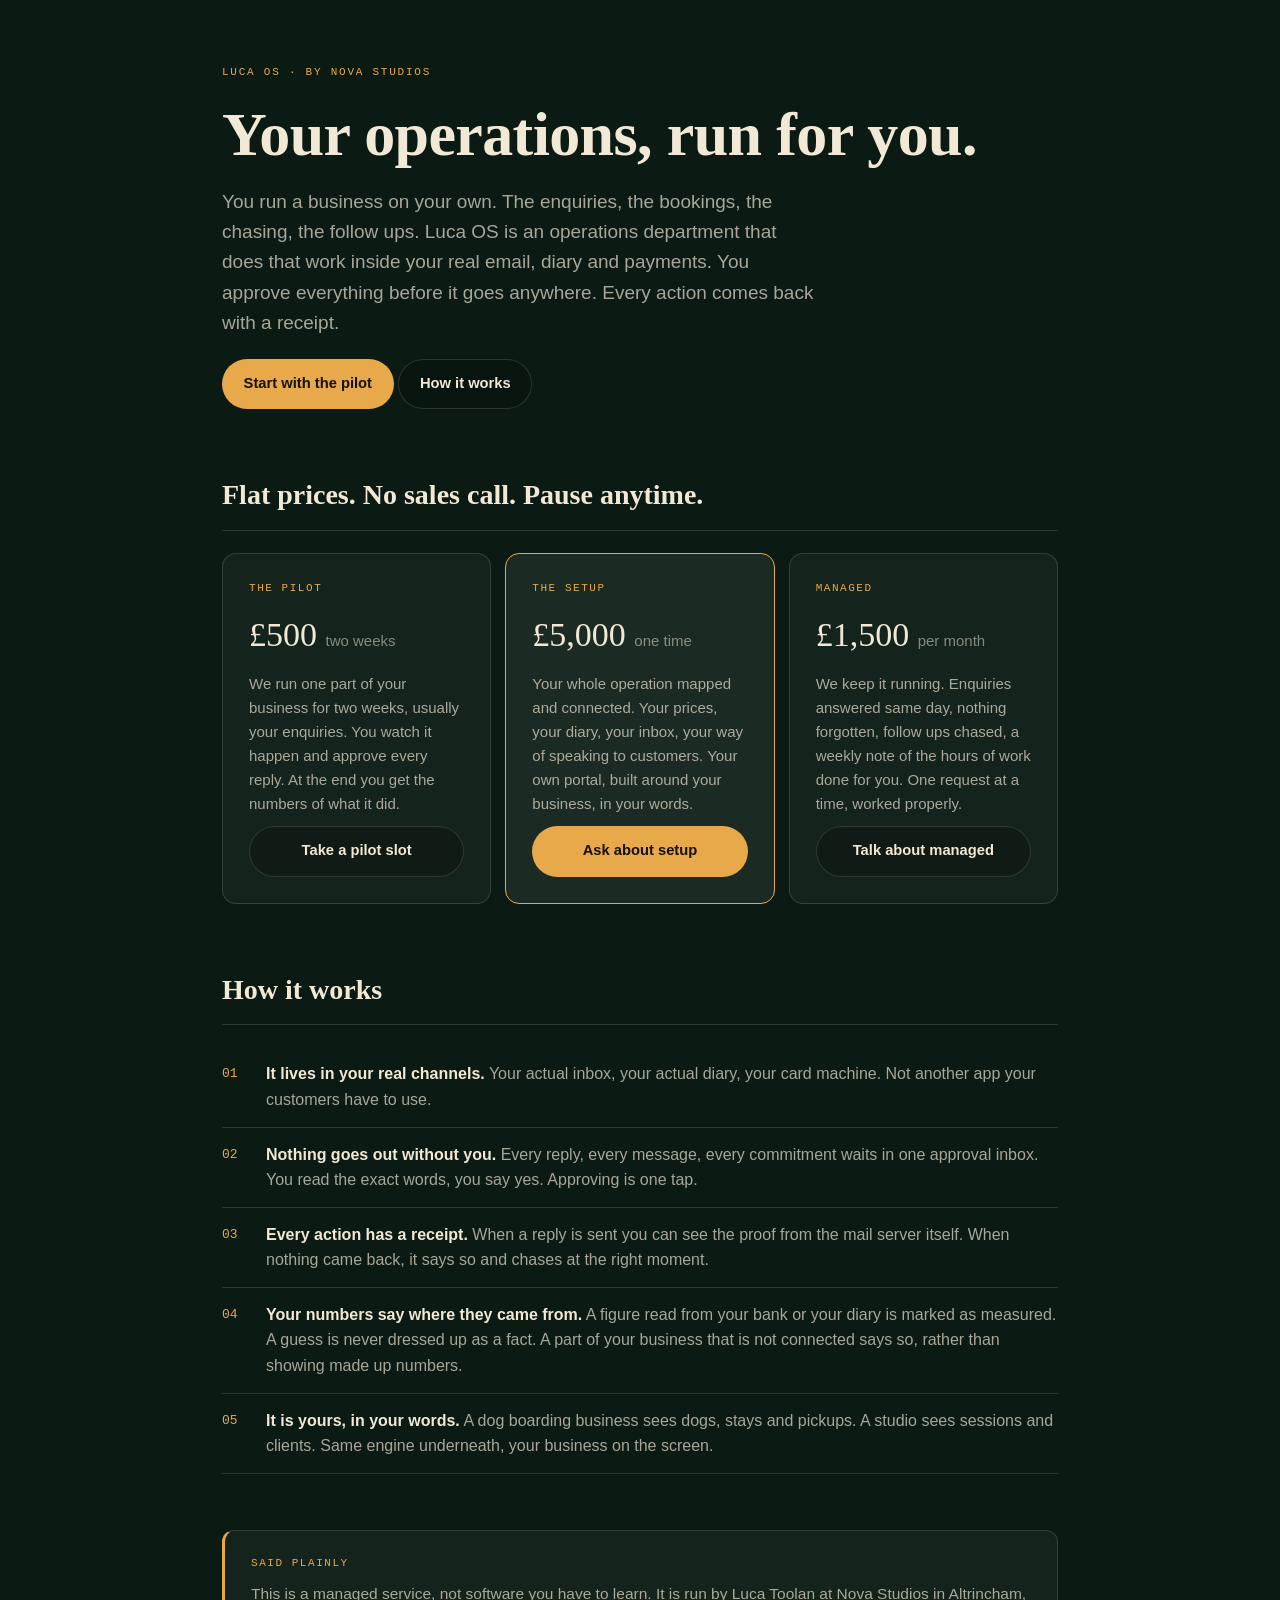
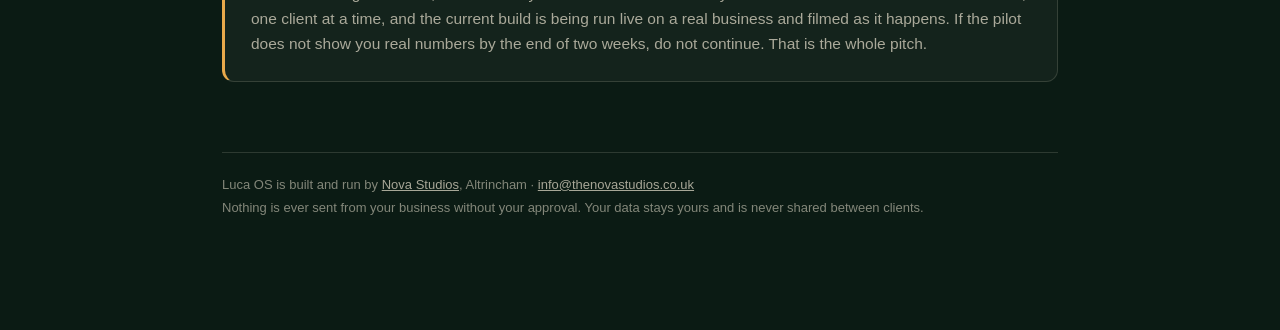
<file: lucaos.html>
<!doctype html><html lang="en"><head>
<meta charset="utf-8"/>
<meta name="viewport" content="width=device-width, initial-scale=1"/>
<title>Luca OS | Your operations, run for you</title>
<meta name="description" content="A managed operations department for one-owner businesses. Your enquiries answered, bookings kept, follow-ups chased. You approve everything. Every action comes with a receipt."/>
<meta name="robots" content="index,follow"/>
<link rel="canonical" href="https://thenovastudios.co.uk/lucaos"/>
<style>
  :root{
    color-scheme: dark;
    --ground:#0B1B14; --ground-2:#10261D; --ground-3:#071108;
    --card:rgba(241,233,214,0.04); --card-hi:rgba(241,233,214,0.07);
    --ink:#F1E9D6; --ink-dim:rgba(241,233,214,0.68); --ink-faint:rgba(241,233,214,0.52);
    --line:rgba(241,233,214,0.15);
    --accent:#E8A94B; --accent-hot:#FFC46B; --accent-ink:#161006;
    --serif:"Iowan Old Style","Palatino Linotype",Palatino,Georgia,serif;
    --sans:"Helvetica Neue",Helvetica,"Segoe UI",system-ui,Arial,sans-serif;
    --mono:ui-monospace,"SF Mono",Menlo,Consolas,monospace;
  }
  *{box-sizing:border-box}
  body{margin:0;background:var(--ground);color:var(--ink);font-family:var(--sans);
    font-size:17px;line-height:1.6;-webkit-font-smoothing:antialiased}
  .wrap{max-width:880px;margin:0 auto;padding:0 22px 110px}
  h1,h2,h3{font-family:var(--serif);font-weight:600;margin:0;text-wrap:balance}
  p{margin:0}
  a{color:var(--accent)}
  .top{padding:64px 0 0;display:flex;flex-direction:column;gap:20px}
  .eyebrow{font-family:var(--mono);font-size:11px;letter-spacing:.16em;text-transform:uppercase;color:var(--accent)}
  h1{font-size:clamp(38px,6.5vw,62px);line-height:1.05;letter-spacing:-.01em}
  .stand{font-size:19px;color:var(--ink-dim);max-width:56ch}
  .btn{display:inline-flex;align-items:center;gap:.55em;cursor:pointer;text-decoration:none;
    font-size:.92rem;font-weight:600;padding:.85em 1.4em;border-radius:999px;border:1px solid transparent;white-space:nowrap}
  .btn.primary{background:var(--accent);color:var(--accent-ink)}
  .btn.primary:hover{background:var(--accent-hot)}
  .btn.ghost{border-color:var(--line);color:var(--ink);background:rgba(7,17,8,.35)}
  section{margin-top:64px}
  h2{font-size:28px;padding-bottom:12px;border-bottom:1px solid var(--line);margin-bottom:22px}
  .cards{display:grid;grid-template-columns:repeat(auto-fit,minmax(240px,1fr));gap:14px}
  .card{background:var(--card);border:1px solid var(--line);border-radius:14px;padding:26px;
    display:flex;flex-direction:column;gap:10px}
  .card.hi{background:var(--card-hi);border-color:var(--accent)}
  .price{font-family:var(--serif);font-size:34px}
  .price small{font-size:15px;color:var(--ink-faint);font-family:var(--sans)}
  .card .name{font-family:var(--mono);font-size:11px;letter-spacing:.14em;text-transform:uppercase;color:var(--accent)}
  .card p{font-size:15px;color:var(--ink-dim)}
  .card .btn{margin-top:auto;justify-content:center}
  .row{display:grid;grid-template-columns:30px 1fr;gap:14px;padding:14px 0;border-bottom:1px solid var(--line)}
  .row .n{font-family:var(--mono);font-size:13px;color:var(--accent);padding-top:3px}
  .row p{font-size:16px;color:var(--ink-dim)}
  .row strong{color:var(--ink)}
  .honest{margin-top:56px;background:var(--card);border:1px solid var(--line);border-left:3px solid var(--accent);
    border-radius:12px;padding:24px 26px;display:flex;flex-direction:column;gap:10px}
  .honest .lab{font-family:var(--mono);font-size:11px;letter-spacing:.14em;text-transform:uppercase;color:var(--accent)}
  .honest p{font-size:15.5px;color:var(--ink-dim)}
  footer{margin-top:70px;padding-top:20px;border-top:1px solid var(--line);
    font-size:13px;color:var(--ink-faint);line-height:1.8}
  footer a{color:var(--ink-dim)}
</style></head><body>
<div class="wrap">

<header class="top">
  <span class="eyebrow">Luca OS · by Nova Studios</span>
  <h1>Your operations, run for you.</h1>
  <p class="stand">You run a business on your own. The enquiries, the bookings, the chasing,
    the follow ups. Luca OS is an operations department that does that work inside your real
    email, diary and payments. You approve everything before it goes anywhere. Every action
    comes back with a receipt.</p>
  <div><a class="btn primary" href="mailto:info@thenovastudios.co.uk?subject=Luca%20OS%20pilot">Start with the pilot</a>
    <a class="btn ghost" href="#how">How it works</a></div>
</header>

<section id="pricing">
  <h2>Flat prices. No sales call. Pause anytime.</h2>
  <div class="cards">
    <div class="card">
      <span class="name">The pilot</span>
      <div class="price">£500 <small>two weeks</small></div>
      <p>We run one part of your business for two weeks, usually your enquiries. You watch it
        happen and approve every reply. At the end you get the numbers of what it did.</p>
      <a class="btn ghost" href="mailto:info@thenovastudios.co.uk?subject=Luca%20OS%20pilot">Take a pilot slot</a>
    </div>
    <div class="card hi">
      <span class="name">The setup</span>
      <div class="price">£5,000 <small>one time</small></div>
      <p>Your whole operation mapped and connected. Your prices, your diary, your inbox, your
        way of speaking to customers. Your own portal, built around your business, in your words.</p>
      <a class="btn primary" href="mailto:info@thenovastudios.co.uk?subject=Luca%20OS%20setup">Ask about setup</a>
    </div>
    <div class="card">
      <span class="name">Managed</span>
      <div class="price">£1,500 <small>per month</small></div>
      <p>We keep it running. Enquiries answered same day, nothing forgotten, follow ups chased,
        a weekly note of the hours of work done for you. One request at a time, worked properly.</p>
      <a class="btn ghost" href="mailto:info@thenovastudios.co.uk?subject=Luca%20OS%20managed">Talk about managed</a>
    </div>
  </div>
</section>

<section id="how">
  <h2>How it works</h2>
  <div class="row"><span class="n">01</span><p><strong>It lives in your real channels.</strong> Your actual inbox, your actual diary, your card machine. Not another app your customers have to use.</p></div>
  <div class="row"><span class="n">02</span><p><strong>Nothing goes out without you.</strong> Every reply, every message, every commitment waits in one approval inbox. You read the exact words, you say yes. Approving is one tap.</p></div>
  <div class="row"><span class="n">03</span><p><strong>Every action has a receipt.</strong> When a reply is sent you can see the proof from the mail server itself. When nothing came back, it says so and chases at the right moment.</p></div>
  <div class="row"><span class="n">04</span><p><strong>Your numbers say where they came from.</strong> A figure read from your bank or your diary is marked as measured. A guess is never dressed up as a fact. A part of your business that is not connected says so, rather than showing made up numbers.</p></div>
  <div class="row"><span class="n">05</span><p><strong>It is yours, in your words.</strong> A dog boarding business sees dogs, stays and pickups. A studio sees sessions and clients. Same engine underneath, your business on the screen.</p></div>
</section>

<div class="honest">
  <span class="lab">Said plainly</span>
  <p>This is a managed service, not software you have to learn. It is run by Luca Toolan at
    Nova Studios in Altrincham, one client at a time, and the current build is being run live
    on a real business and filmed as it happens. If the pilot does not show you real numbers
    by the end of two weeks, do not continue. That is the whole pitch.</p>
</div>

<footer>
  Luca OS is built and run by <a href="https://thenovastudios.co.uk/">Nova Studios</a>, Altrincham ·
  <a href="mailto:info@thenovastudios.co.uk">info@thenovastudios.co.uk</a><br>
  Nothing is ever sent from your business without your approval. Your data stays yours and is
  never shared between clients.
</footer>

</div></body></html>
</file>
<file: booking-builder.css>
/* Scoped to the session builder; no effect on the rest of the website. */
#session-pricing{--panel:#19271f;--muted:#c5c6b8;--line:#465248;--gold:#efb24f;--dark:#172014;color:#f4eddf}
#session-pricing [hidden]{display:none!important}
#session-pricing input,#session-pricing button,#session-pricing textarea{font:inherit}
#session-pricing .mode-switch{display:flex;flex-wrap:wrap;gap:.75rem;margin:1.5rem 0}
#session-pricing .mode-switch label{padding:.6rem 1rem;border:1px solid var(--line);border-radius:10px;cursor:pointer}
#session-pricing .mode-switch label:has(input:checked){border-color:var(--gold);background:#2a3527}
#session-pricing .mode-switch input{accent-color:var(--gold);margin-right:.5rem}
#session-pricing .summary-actions{display:grid;gap:.75rem;margin-top:1.2rem}
#session-pricing .summary-actions .btn{white-space:normal;justify-content:center;text-align:center;line-height:1.4}
#session-pricing .summary-actions .email-link{font-size:.85rem;text-align:center;text-decoration:underline}
#session-pricing .brief-label{display:block;font-weight:600;margin-bottom:.5rem}
#session-pricing textarea{width:100%;min-height:100px;resize:vertical;border:1px solid var(--line);border-radius:10px;background:var(--panel);color:var(--ink);padding:.8rem}
#session-pricing .brief-help{color:var(--muted);font-size:.8rem;margin:.5rem 0 1rem}
#session-pricing summary{display:block}
#session-pricing .counter input{padding:0;min-height:40px}
#session-pricing .other a{display:inline-block;margin-top:.75rem;color:var(--gold)}
#session-pricing .formula { display:flex;align-items:center;flex-wrap:wrap;gap:.65rem;margin:1.6rem 0 2.5rem;font-size:.83rem }
#session-pricing .formula span { border:1px solid var(--line);padding:.35rem .75rem;border-radius:8px }
#session-pricing .formula b { color:var(--gold);font-size:1.2rem }
#session-pricing .formula .result { color:var(--gold);border-color:var(--gold) }
#session-pricing .builder { display:grid;grid-template-columns:minmax(0,1fr) 335px;gap:2rem;align-items:start }
#session-pricing .controls { min-width:0 }
#session-pricing fieldset { border:0;margin:0 0 2rem;padding:0;min-width:0 }
#session-pricing legend { font-size:1.15rem;font-weight:650;margin-bottom:1.25rem }
#session-pricing .step { display:inline-grid;place-items:center;border:1px solid var(--line);border-radius:50%;width:30px;height:30px;margin-right:.65rem;font-size:.85rem;font-weight:500;color:var(--gold) }
#session-pricing .times { display:grid;grid-template-columns:repeat(4,minmax(0,1fr));gap:.65rem }
#session-pricing .time { position:relative;border:1px solid var(--line);border-radius:12px;background:var(--panel);padding:1rem .85rem;cursor:pointer;min-width:0 }
#session-pricing .time:has(input:checked) { border-color:var(--gold);background:#2a3527;box-shadow:inset 0 0 0 1px var(--gold) }
#session-pricing .time input { position:absolute;right:.65rem;top:.75rem;accent-color:var(--gold);width:17px;height:17px;margin:0 }
#session-pricing .time .hours { display:block;font-weight:650;padding-right:1rem }
#session-pricing .time .caption { display:block;font-size:.75rem;color:var(--muted);margin-top:.2rem;min-height:1.6em }
#session-pricing .time .price { display:block;font:1.9rem/1.2 Georgia,serif;margin-top:.75rem }
#session-pricing .included { font-size:.83rem;color:var(--muted);margin-top:.85rem }
#session-pricing .addon { border:1px solid var(--line);border-radius:12px;background:var(--panel);margin-bottom:.8rem;overflow:hidden }
#session-pricing .addon:has(.addon-check:checked) { border-color:var(--gold) }
#session-pricing .addon-label { display:grid;grid-template-columns:22px minmax(0,1fr) auto;align-items:start;gap:.85rem;padding:1.15rem;cursor:pointer }
#session-pricing .addon-check { accent-color:var(--gold);width:21px;height:21px;margin:.2rem 0 0 }
#session-pricing .addon-name { display:block;font-weight:650;line-height:1.4 }
#session-pricing .addon-description { display:block;color:var(--muted);font-size:.85rem;margin-top:.4rem }
#session-pricing .addon-price { font-weight:650;white-space:nowrap;text-align:right }
#session-pricing .addon-price small { display:block;color:var(--muted);font-size:.72rem;font-weight:400 }
#session-pricing .quantity { display:flex;align-items:center;justify-content:space-between;gap:1rem;flex-wrap:wrap;margin:0 1.15rem;padding:.9rem 0;border-top:1px solid var(--line);font-size:.83rem }
#session-pricing .counter { display:flex;align-items:center;border:1px solid var(--line);border-radius:8px;overflow:hidden }
#session-pricing .counter button { background:transparent;border:0;color:var(--ink);width:40px;height:42px;cursor:pointer;font-size:1.15rem }
#session-pricing .counter button:hover { background:#344438 }
#session-pricing .counter button:disabled { opacity:.35;cursor:default }
#session-pricing .counter input { background:transparent;border:0;color:var(--ink);width:45px;text-align:center;appearance:textfield;-moz-appearance:textfield }
#session-pricing .counter input::-webkit-inner-spin-button { appearance:none }
#session-pricing .quantity small { display:block;color:var(--muted) }
#session-pricing .error { font-size:.82rem;color:#ffd39e;padding:0 1.15rem 1rem }
#session-pricing .summary { position:sticky;top:1rem;background:var(--ink);color:var(--dark);padding:1.5rem;border-radius:16px }
#session-pricing .summary .eyebrow { color:#53614c }
#session-pricing .summary h2 { font:1.7rem Georgia,serif;margin:.5rem 0 1rem }
#session-pricing .summary dl { margin:0 }
#session-pricing .summary dl>div { display:flex;justify-content:space-between;gap:1rem;padding:.65rem 0;font-size:.9rem }
#session-pricing .summary dt { overflow-wrap:anywhere }
#session-pricing .summary dd { margin:0;white-space:nowrap }
#session-pricing .summary .total { border-top:1px solid #b5beae;margin-top:.7rem;padding-top:1rem;align-items:center;font-size:1rem;font-weight:700 }
#session-pricing .summary .total dd { font:2.5rem Georgia,serif }
#session-pricing .appointment { margin-top:1rem;font-size:.85rem;font-weight:650 }
#session-pricing .summary-note { margin-top:.7rem;font-size:.78rem;color:#44513d }
#session-pricing .delivery-note { padding:1rem 0;font-size:.83rem;color:var(--muted) }
#session-pricing details { border-top:1px solid var(--line);padding:1rem 0 }
#session-pricing summary { cursor:pointer;font-weight:600;min-height:32px }
#session-pricing details p { margin-top:.75rem;font-size:.85rem;color:var(--muted) }
#session-pricing .other { display:grid;grid-template-columns:1fr 1fr;gap:2rem;border-top:1px solid var(--line);margin-top:2rem;padding-top:1.5rem }
#session-pricing .other p { font-size:.85rem;color:var(--muted);margin-top:.5rem }
#session-pricing footer { border-top:1px solid var(--line);font-size:.75rem;color:var(--muted) }
#session-pricing :focus-visible { outline:3px solid var(--gold);outline-offset:4px }
#session-pricing .time:focus-within { outline:3px solid var(--gold);outline-offset:4px }
#session-pricing .mobile-total { display:none }
@media(max-width:1050px) {
#session-pricing .builder { grid-template-columns:minmax(0,1fr) 300px;gap:1.25rem }
#session-pricing .times { grid-template-columns:repeat(2,minmax(0,1fr)) }
}
@media(max-width:760px) {
#session-pricing .builder { grid-template-columns:1fr }
#session-pricing .summary { position:static }
#session-pricing .other { grid-template-columns:1fr;gap:1.3rem }
#session-pricing .location { font-size:.65rem }
#session-pricing header, #session-pricing main, #session-pricing footer { padding-left:1rem;padding-right:1rem }
#session-pricing .draft { font-size:.68rem }
#session-pricing main { padding-top:1.7rem }
#session-pricing .formula { gap:.4rem;margin:1.2rem 0 2rem;font-size:.75rem }
#session-pricing .formula span { padding:.3rem .5rem }
#session-pricing .addon-label { grid-template-columns:21px minmax(0,1fr);padding:1rem;gap:.7rem }
#session-pricing .addon-price { grid-column:2;text-align:left }
#session-pricing .addon-price small { display:inline;margin-left:.35rem }
#session-pricing .addon-description { font-size:.82rem }
#session-pricing .summary { scroll-margin-top:1rem }
#session-pricing .mobile-total { display:flex;position:sticky;bottom:0;z-index:5;background:var(--gold);color:var(--dark);padding:.8rem 1rem max(.8rem,env(safe-area-inset-bottom));align-items:center;justify-content:space-between;gap:1rem;font-size:.9rem }
#session-pricing .mobile-total strong { font-size:1.2rem }
#session-pricing .mobile-total a { font-weight:650 }
#session-pricing .quantity { margin:0 1rem }
#session-pricing .times { gap:.65rem }
#session-pricing .time { padding:1rem }
#session-pricing .time .price { font-size:2rem }
}

@media(max-width:760px){#session-pricing .mobile-total{bottom:56px;gap:.65rem;border-radius:8px;margin-top:1rem}#session-pricing .mobile-total span{min-width:0}#session-pricing .mobile-total strong{font-size:1rem}#session-pricing .mobile-total a{flex-shrink:0}#session-pricing .summary{scroll-margin-top:90px}}

#session-pricing .step{padding:0}
#session-pricing .summary{top:100px}

#session-pricing .other section{padding:0}

#session-pricing .builder{scroll-margin-top:100px}
#session-pricing .examples{margin:0 0 2rem;display:flex;flex-wrap:wrap;gap:.65rem}
#session-pricing .examples p{width:100%;color:var(--muted);font-size:.85rem}
#session-pricing .examples button{border:1px solid var(--line);background:transparent;color:var(--ink);padding:.8rem 1rem;border-radius:8px;text-align:left;cursor:pointer;font-size:.85rem}
#session-pricing .examples strong{display:block;color:var(--gold);margin-top:.2rem}
#session-pricing .examples button:hover{background:var(--panel);border-color:var(--gold)}
#session-pricing .intro-note{margin:-.4rem 0 1rem}
#session-pricing .service-inclusions{margin:0 1.15rem 1rem 3.3rem;font-size:.82rem;color:var(--muted)}
#session-pricing .service-detail{padding:.85rem 1.15rem}
#session-pricing .service-detail summary{font-size:.82rem;font-weight:500;min-height:24px;display:flex;justify-content:space-between;gap:.8rem}
#session-pricing .service-detail a{color:var(--gold);text-decoration:underline}
#session-pricing .customise{display:block;border-top:1px solid var(--line);margin:0 1.15rem 1rem;padding-top:1rem;font-size:.82rem;cursor:pointer}
#session-pricing .customise input,#session-pricing .clip-sizes input{accent-color:var(--gold);margin-right:.35rem}
#session-pricing .customise small{display:block;color:var(--muted);margin:.4rem 0 0 1.3rem}
#session-pricing .clip-sizes{padding:0 1.15rem;margin:.5rem 0 1rem;display:flex;gap:.7rem;flex-wrap:wrap}
#session-pricing .clip-sizes legend{font-size:.83rem;font-weight:500;margin-bottom:.7rem}
#session-pricing .clip-sizes label{flex:1;border:1px solid var(--line);padding:.8rem;border-radius:8px;font-size:.83rem;cursor:pointer}
#session-pricing .clip-sizes label:has(input:checked){border-color:var(--gold)}
#session-pricing .clip-sizes strong{display:block;margin-top:.3rem;color:var(--gold)}
#session-pricing .copy-summary{border:1px solid #697562;background:transparent;color:var(--dark);border-radius:8px;padding:.65rem;cursor:pointer;font-size:.85rem}
#session-pricing .copy-status{font-size:.8rem}
#session-pricing .copy-status:empty{display:none}
#session-pricing .brief-label{margin-top:1.4rem}
@media(max-width:760px){#session-pricing .examples{display:grid;grid-template-columns:1fr}#session-pricing .service-inclusions{margin-left:2.95rem;margin-right:1rem}#session-pricing .clip-sizes{padding:0 1rem}#session-pricing .customise{margin-left:1rem;margin-right:1rem}}
</file>
